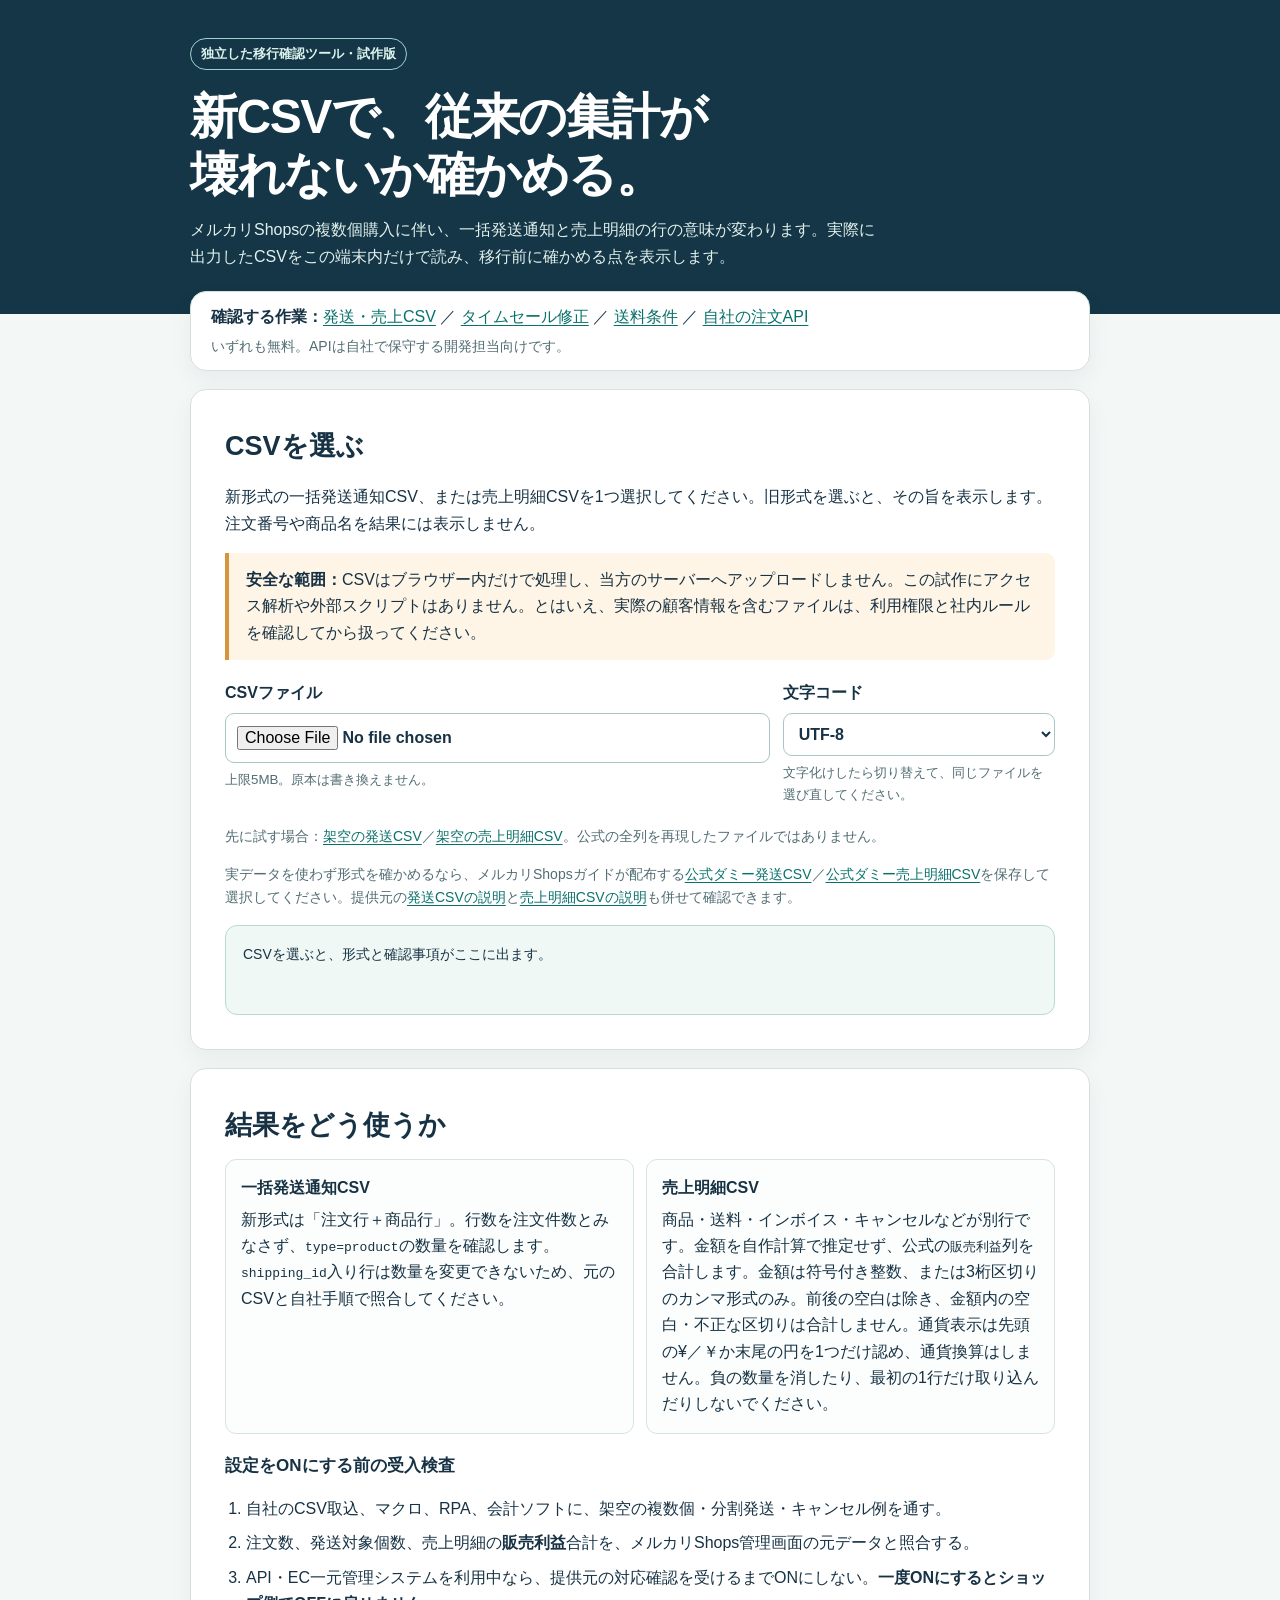
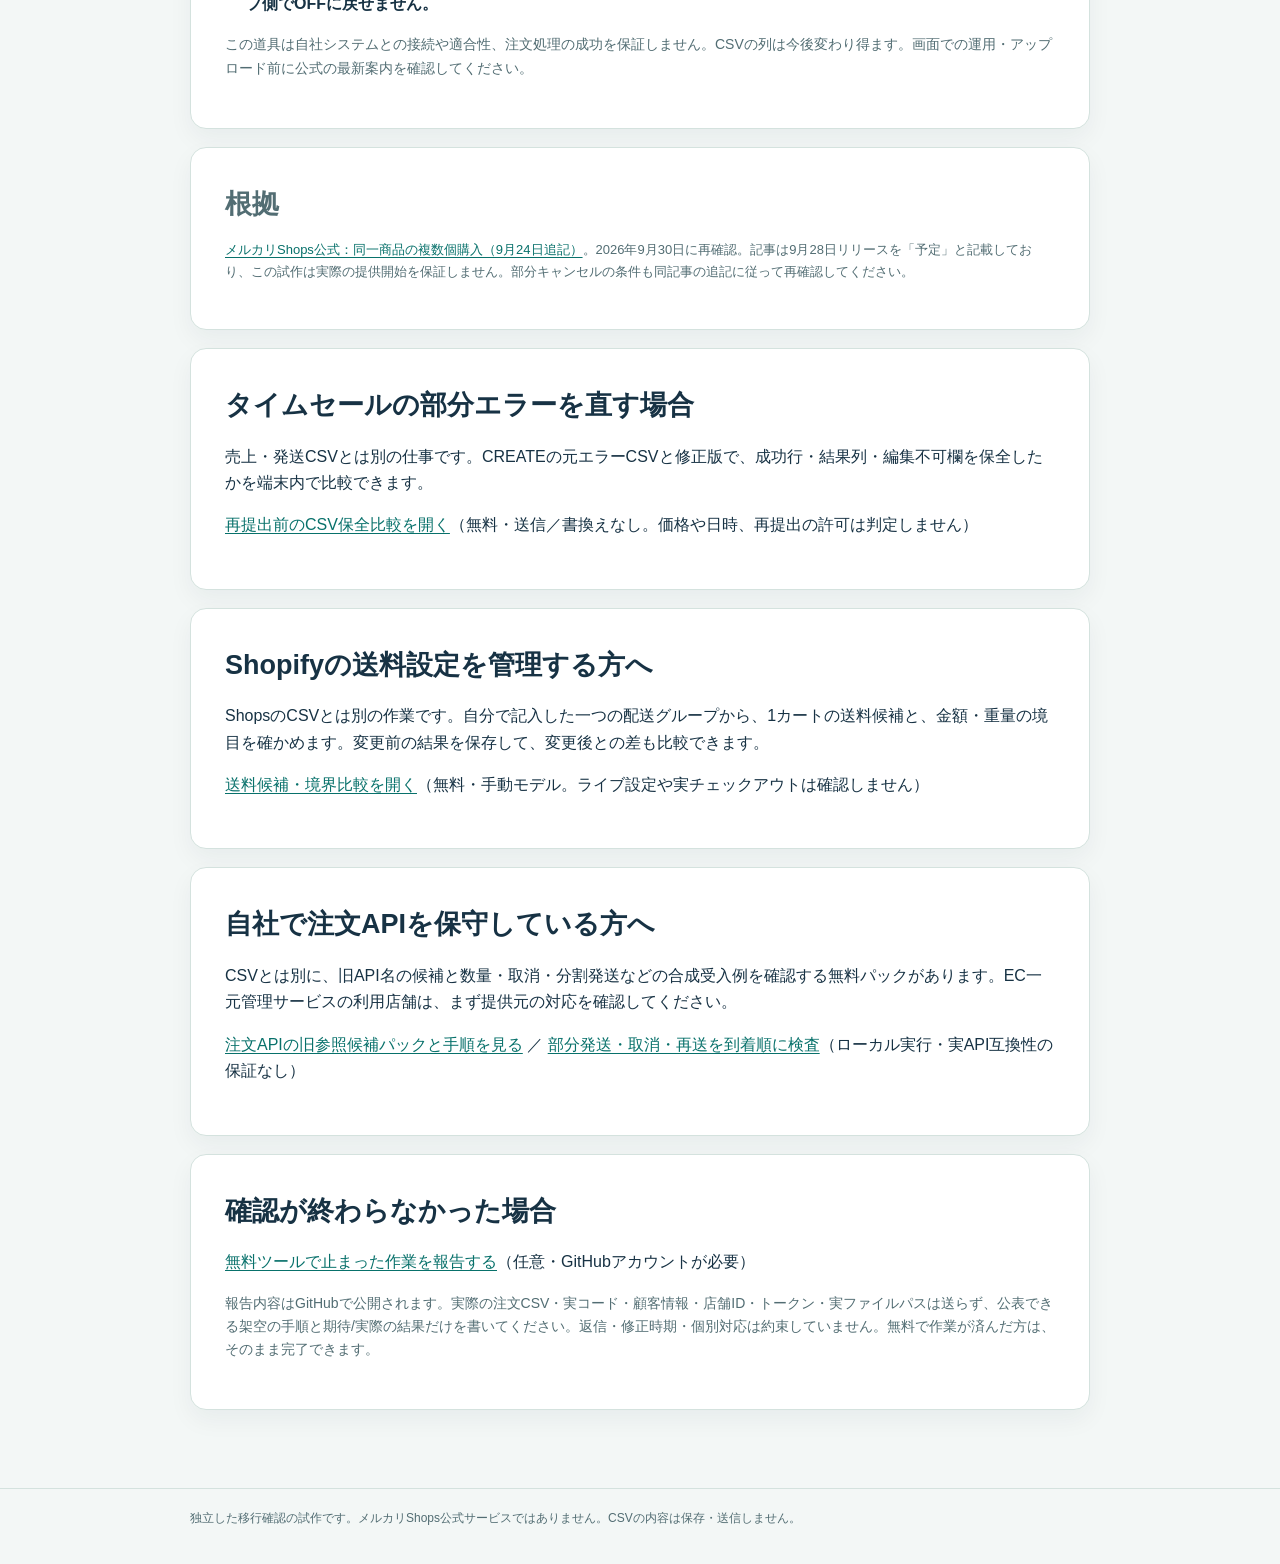
<file: index.html>
<!doctype html>
<html lang="ja">
<head>
  <meta charset="utf-8">
  <meta name="viewport" content="width=device-width,initial-scale=1">
  <meta name="description" content="メルカリShopsの複数個購入に伴う一括発送通知・売上明細CSVを、ブラウザー内だけで点検。行数と注文件数、数量、販売利益列の違いを確認します。">
  <meta name="google-site-verification" content="xKikV9wQF_xmwd3n7Kx4e-9A_dVvAwl5gHHgCx1C2TU">
  <link rel="canonical" href="https://tomoka-uzumaki-ai.github.io/shops-csv-readiness-jp/">
  <title>メルカリShops CSV移行の手元確認｜複数個購入</title>
  <style>
    :root{font-family:-apple-system,BlinkMacSystemFont,"Hiragino Kaku Gothic ProN","Noto Sans JP",sans-serif;color:#173244;background:#f3f7f6;line-height:1.65}
    *{box-sizing:border-box}body{margin:0}a{color:#08716b;text-underline-offset:3px}button,input,select{font:inherit}button:focus-visible,input:focus-visible,select:focus-visible,a:focus-visible{outline:3px solid #eaa258;outline-offset:3px}
    .wrap{width:min(100% - 32px,900px);margin:auto}.top{background:#143646;color:#fff;padding:38px 0 44px}.top small{display:inline-block;border:1px solid #9fd2ce;border-radius:40px;padding:4px 10px;color:#dcf3ed;font-weight:700}.top h1{font-size:clamp(29px,5.5vw,48px);line-height:1.2;letter-spacing:-.03em;margin:18px 0 14px}.top p{max-width:690px;margin:0;color:#e3f1ee}.main{margin-top:-23px;position:relative;padding-bottom:60px}.panel{background:#fff;border:1px solid #d4e2de;border-radius:16px;padding:clamp(20px,4vw,34px);margin-bottom:18px;box-shadow:0 10px 25px rgba(16,49,57,.05)}h2{font-size:clamp(21px,3vw,27px);margin:0 0 12px}h3{font-size:17px;margin:18px 0 6px}.muted{color:#526d73;font-size:14px}.callout{background:#fff5e6;border-left:4px solid #d6943d;padding:14px 17px;border-radius:0 9px 9px 0;margin:15px 0}.fields{display:grid;grid-template-columns:2fr 1fr;gap:13px;margin:20px 0}.field{display:block;font-weight:700}.field input,.field select{display:block;width:100%;padding:11px;margin-top:6px;border:1px solid #a8c7c4;border-radius:9px;background:#fff;color:#173244}.field small{display:block;font-weight:400;color:#526d73;margin-top:6px}.result{background:#eff8f5;border:1px solid #b9dacf;border-radius:12px;padding:17px;margin-top:16px;min-height:90px}.result pre{white-space:pre-wrap;overflow-wrap:anywhere;font:14px/1.65 -apple-system,BlinkMacSystemFont,"Hiragino Kaku Gothic ProN","Noto Sans JP",sans-serif;margin:0}.legend{display:grid;grid-template-columns:1fr 1fr;gap:12px}.legend div{border:1px solid #d7e4e1;border-radius:11px;padding:15px;background:#fcfefd}.legend b{display:block;margin-bottom:5px}.check{padding-left:21px}.check li{margin:8px 0}.sources{font-size:13px;color:#526d73}.footer{border-top:1px solid #d4e2de;padding:20px 0 35px;font-size:12px;color:#526d73}@media(max-width:620px){.fields,.legend{grid-template-columns:1fr}.top{padding:32px 0 40px}}
  </style>
</head>
<body>
  <header class="top"><div class="wrap"><small>独立した移行確認ツール・試作版</small><h1>新CSVで、従来の集計が<br>壊れないか確かめる。</h1><p>メルカリShopsの複数個購入に伴い、一括発送通知と売上明細の行の意味が変わります。実際に出力したCSVをこの端末内だけで読み、移行前に確かめる点を表示します。</p></div></header>
  <main class="wrap main">
    <nav class="panel" style="padding:12px 20px" aria-label="確認する作業">
      <p style="margin:0"><strong>確認する作業：</strong><a href="#audit-title">発送・売上CSV</a> ／ <a href="timesale-retry/">タイムセール修正</a> ／ <a href="shipping-rules/">送料条件</a> ／ <a href="order-api-audit/">自社の注文API</a></p>
      <p class="muted" style="margin:.3em 0 0">いずれも無料。APIは自社で保守する開発担当向けです。</p>
    </nav>
    <section class="panel" aria-labelledby="audit-title">
      <h2 id="audit-title">CSVを選ぶ</h2>
      <p>新形式の一括発送通知CSV、または売上明細CSVを1つ選択してください。旧形式を選ぶと、その旨を表示します。注文番号や商品名を結果には表示しません。</p>
      <div class="callout"><strong>安全な範囲：</strong>CSVはブラウザー内だけで処理し、当方のサーバーへアップロードしません。この試作にアクセス解析や外部スクリプトはありません。とはいえ、実際の顧客情報を含むファイルは、利用権限と社内ルールを確認してから扱ってください。</div>
      <div class="fields">
        <label class="field">CSVファイル<input id="file" type="file" accept=".csv,text/csv"><small>上限5MB。原本は書き換えません。</small></label>
        <label class="field">文字コード<select id="encoding"><option value="utf-8">UTF-8</option><option value="shift_jis">Shift-JIS</option></select><small>文字化けしたら切り替えて、同じファイルを選び直してください。</small></label>
      </div>
      <p class="muted">先に試す場合：<a href="./sample_shipping_fictional.csv" download>架空の発送CSV</a>／<a href="./sample_sales_fictional.csv" download>架空の売上明細CSV</a>。公式の全列を再現したファイルではありません。</p>
      <p class="muted">実データを使わず形式を確かめるなら、メルカリShopsガイドが配布する<a href="https://guide.mercari-shops-static.com/orders_update_cart.csv" target="_blank" rel="noopener noreferrer">公式ダミー発送CSV</a>／<a href="https://guide.mercari-shops-static.com/sales_report_cart.csv" target="_blank" rel="noopener noreferrer">公式ダミー売上明細CSV</a>を保存して選択してください。提供元の<a href="https://support.mercari-shops.com/hc/ja/articles/13223187941913" target="_blank" rel="noopener noreferrer">発送CSVの説明</a>と<a href="https://support.mercari-shops.com/hc/ja/articles/4417485760537" target="_blank" rel="noopener noreferrer">売上明細CSVの説明</a>も併せて確認できます。</p>
      <div class="result" role="status" aria-live="polite"><pre id="report">CSVを選ぶと、形式と確認事項がここに出ます。</pre></div>
    </section>
    <section class="panel" aria-labelledby="meaning-title">
      <h2 id="meaning-title">結果をどう使うか</h2>
      <div class="legend">
        <div><b>一括発送通知CSV</b><span>新形式は「注文行＋商品行」。行数を注文件数とみなさず、<code>type=product</code>の数量を確認します。<code>shipping_id</code>入り行は数量を変更できないため、元のCSVと自社手順で照合してください。</span></div>
        <div><b>売上明細CSV</b><span>商品・送料・インボイス・キャンセルなどが別行です。金額を自作計算で推定せず、公式の<code>販売利益</code>列を合計します。金額は符号付き整数、または3桁区切りのカンマ形式のみ。前後の空白は除き、金額内の空白・不正な区切りは合計しません。通貨表示は先頭の¥／￥か末尾の円を1つだけ認め、通貨換算はしません。負の数量を消したり、最初の1行だけ取り込んだりしないでください。</span></div>
      </div>
      <h3>設定をONにする前の受入検査</h3>
      <ol class="check">
        <li>自社のCSV取込、マクロ、RPA、会計ソフトに、架空の複数個・分割発送・キャンセル例を通す。</li>
        <li>注文数、発送対象個数、売上明細の<strong>販売利益</strong>合計を、メルカリShops管理画面の元データと照合する。</li>
        <li>API・EC一元管理システムを利用中なら、提供元の対応確認を受けるまでONにしない。<strong>一度ONにするとショップ側でOFFに戻せません。</strong></li>
      </ol>
      <p class="muted">この道具は自社システムとの接続や適合性、注文処理の成功を保証しません。CSVの列は今後変わり得ます。画面での運用・アップロード前に公式の最新案内を確認してください。</p>
    </section>
    <section class="panel sources"><h2>根拠</h2><p><a href="https://jp-news.mercari.com/mercari-shops/info/53548" target="_blank" rel="noopener">メルカリShops公式：同一商品の複数個購入（9月24日追記）</a>。2026年9月30日に再確認。記事は9月28日リリースを「予定」と記載しており、この試作は実際の提供開始を保証しません。部分キャンセルの条件も同記事の追記に従って再確認してください。</p></section>
    <section class="panel"><h2>タイムセールの部分エラーを直す場合</h2><p>売上・発送CSVとは別の仕事です。CREATEの元エラーCSVと修正版で、成功行・結果列・編集不可欄を保全したかを端末内で比較できます。</p><p><a href="timesale-retry/">再提出前のCSV保全比較を開く</a>（無料・送信／書換えなし。価格や日時、再提出の許可は判定しません）</p></section>
    <section class="panel"><h2>Shopifyの送料設定を管理する方へ</h2><p>ShopsのCSVとは別の作業です。自分で記入した一つの配送グループから、1カートの送料候補と、金額・重量の境目を確かめます。変更前の結果を保存して、変更後との差も比較できます。</p><p><a href="shipping-rules/">送料候補・境界比較を開く</a>（無料・手動モデル。ライブ設定や実チェックアウトは確認しません）</p></section><section class="panel"><h2>自社で注文APIを保守している方へ</h2><p>CSVとは別に、旧API名の候補と数量・取消・分割発送などの合成受入例を確認する無料パックがあります。EC一元管理サービスの利用店舗は、まず提供元の対応を確認してください。</p><p><a href="order-api-audit/">注文APIの旧参照候補パックと手順を見る</a> ／ <a href="order-api-audit/event-replay/">部分発送・取消・再送を到着順に検査</a>（ローカル実行・実API互換性の保証なし）</p></section>
    <section class="panel"><h2>確認が終わらなかった場合</h2><p><a href="https://github.com/tomoka-uzumaki-ai/shops-csv-readiness-jp/issues/new?template=buyer-workflow.md">無料ツールで止まった作業を報告する</a>（任意・GitHubアカウントが必要）</p><p class="muted">報告内容はGitHubで公開されます。実際の注文CSV・実コード・顧客情報・店舗ID・トークン・実ファイルパスは送らず、公表できる架空の手順と期待/実際の結果だけを書いてください。返信・修正時期・個別対応は約束していません。無料で作業が済んだ方は、そのまま完了できます。</p></section>
  </main>
  <footer class="footer"><div class="wrap">独立した移行確認の試作です。メルカリShops公式サービスではありません。CSVの内容は保存・送信しません。</div></footer>
  <script>
  (()=>{
    const report=document.getElementById('report');
    const fileInput=document.getElementById('file');
    const encoding=document.getElementById('encoding');
    function parseCsv(text){
      const rows=[];let row=[],cell='',quoted=false,closedQuote=false;
      text=text.replace(/^\uFEFF/,'');
      for(let i=0;i<text.length;i++){
        const c=text[i];
        if(quoted){if(c==='"'){if(text[i+1]==='"'){cell+='"';i++;}else{quoted=false;closedQuote=true;}}else cell+=c;continue;}
        if(closedQuote && c!==',' && c!=='\r' && c!=='\n')throw new Error('引用符の後に余分な文字があります。CSV原本の形式を確認してください。');
        if(c==='"'){if(cell!=='')throw new Error('値の途中に引用符があります。CSV原本の形式を確認してください。');quoted=true;continue;}
        if(c===','){row.push(cell);cell='';closedQuote=false;continue;}
        if(c==='\r'||c==='\n'){if(c==='\r'&&text[i+1]==='\n')i++;row.push(cell);if(row.some(value=>value!==''))rows.push(row);row=[];cell='';closedQuote=false;continue;}
        cell+=c;
      }
      if(quoted)throw new Error('引用符が閉じていません。CSV原本の形式を確認してください。');
      row.push(cell);if(row.some(value=>value!==''))rows.push(row);
      return rows;
    }
    // Plain signed integers or correctly grouped commas; one optional JPY marker.
    function parseJPY(value){
      if(typeof value!=='string')return null;
      const s=value.trim();
      const match=s.match(/^(?:[¥￥])?([+-]?(?:\d+|\d{1,3}(?:,\d{3})+))(円)?$/);
      if(!match||(/^[¥￥]/.test(s)&&match[2]))return null;
      const n=Number(match[1].replace(/,/g,''));return Number.isSafeInteger(n)?n:null;
    }
    function analyze(rows){
      if(rows.length<2)return '見出しとデータ行があるCSVを選んでください。';
      const headers=rows[0].map(x=>x.trim());
      const data=rows.slice(1);
      const duplicateHeaders=[...new Set(headers.filter((name,i)=>name&&headers.indexOf(name)!==i))];
      const firstBadWidth=data.findIndex(row=>row.length!==headers.length);
      if(headers.some(name=>name==='')||duplicateHeaders.length||firstBadWidth!==-1){
        const problems=[];
        if(headers.some(name=>name===''))problems.push('見出しに空欄があります。');
        if(duplicateHeaders.length)problems.push(`同じ列名が複数あります：${duplicateHeaders.join('、')}。`);
        if(firstBadWidth!==-1)problems.push(`${firstBadWidth+2}行目は見出し${headers.length}列に対して${data[firstBadWidth].length}列です。`);
        return `CSVの列構造を確認してください。\n${problems.join('\n')}\n誤った列の集計を避けるため、このファイルの数値判定は行いません。CSV原本と文字コードを確認してください。`;
      }
      const index=Object.fromEntries(headers.map((name,i)=>[name,i]));
      const has=name=>Object.hasOwn(index,name);
      const get=(row,name)=>has(name)?String(row[index[name]]??'').trim():'';
      const lines=[];
      if(headers.some(x=>x.includes('\uFFFD')))lines.push('文字化けの可能性があります。文字コードを切り替えて再選択してください。');
      if(has('type')&&has('order_id')){
        const required=['type','order_id','variant_id','quantity'];
        const missing=required.filter(x=>!has(x));
        const product=data.filter(row=>get(row,'type')==='product');
        const order=data.filter(row=>get(row,'type')==='order');
        const orders=new Set(data.map(row=>get(row,'order_id')).filter(Boolean));
        const badQty=product.filter(row=>!/^\d+$/.test(get(row,'quantity'))||Number(get(row,'quantity'))<1).length;
        const missingVariant=product.filter(row=>!get(row,'variant_id')).length;
        const multiQty=product.filter(row=>Number(get(row,'quantity'))>1).length;
        const shippingId=has('shipping_id')?product.filter(row=>get(row,'shipping_id')).length:null;
        const unknownType=data.filter(row=>!['order','product'].includes(get(row,'type'))).length;
        lines.push('形式：新しい一括発送通知CSVの候補');
        lines.push(`データ行 ${data.length}／注文行 ${order.length}／商品行 ${product.length}／異なる注文番号 ${orders.size}`);
        lines.push(`数量が2以上の商品行 ${multiQty}／数量が空欄・整数1以上でない商品行 ${badQty}`);
        if(shippingId!==null)lines.push(`shipping_id入りの商品行 ${shippingId}：元の数量・商品を変更していないか、原本と照合してください。`);
        if(missing.length)lines.push(`要確認：公式が必須とする列が見当たりません：${missing.join('、')}`);
        if(missingVariant)lines.push(`要確認：variant_id空欄の商品行が${missingVariant}行あります。`);
        if(unknownType)lines.push(`要確認：order/product以外のtypeが${unknownType}行あります。仕様を確認してください。`);
        if(orders.size>1000)lines.push('要確認：異なる注文番号が1,000件を超えます。一括アップロード上限は1,000注文です。');
        if(data.length>orders.size)lines.push('重要：行数は注文件数ではありません。既存の取込が「1行＝1注文」なら修正が必要です。');
        lines.push('この判定は列と件数の点検です。実際の発送可否・連携先の対応は判定できません。');
      }else if(['明細種別','注文番号','明細番号'].some(has)){
        const required=['明細種別','注文番号','明細番号','販売利益'];
        const missing=required.filter(x=>!has(x));
        const orders=new Set(data.map(row=>get(row,'注文番号')).filter(Boolean));
        const details=new Set(data.map(row=>get(row,'明細番号')).filter(Boolean));
        const invoice=data.filter(row=>get(row,'明細種別').includes('インボイス')).length;
        const cancel=data.filter(row=>get(row,'明細種別').includes('キャンセル')).length;
        const negativeQuantity=has('数量')?data.filter(row=>/^\s*-/.test(get(row,'数量'))).length:null;
        lines.push('形式：新しい売上明細CSVの候補');
        lines.push(`データ行 ${data.length}／異なる注文番号 ${orders.size}／異なる明細番号 ${details.size}`);
        lines.push(`インボイス行 ${invoice}／キャンセル関連行 ${cancel}${negativeQuantity===null?'':`／数量が負の行 ${negativeQuantity}`}`);
        if(missing.length)lines.push(`要確認：集計に必要な列が見当たりません：${missing.join('、')}`);
        if(has('販売利益')){
          const raw=data.map(row=>parseJPY(get(row,'販売利益')));
          const invalid=raw.filter(value=>value===null).length;
          if(invalid)lines.push(`販売利益を合計しません：空欄・整数円でない値・安全に扱えない大きな金額が${invalid}行あります。CSV原本を確認してください。`);
          else {
            const sum=raw.reduce((total,value)=>total+value,0);
            if(!Number.isSafeInteger(sum))lines.push('販売利益を合計しません：合計額が安全に扱える数値範囲を超えました。CSV原本を確認してください。');
            else lines.push(`販売利益列の合計 ${sum.toLocaleString('ja-JP')}円（CSV内の列値の単純合計。受領済み利益や当方の収益ではありません）`);
          }
        }
        if(data.length>orders.size)lines.push('重要：行数は注文件数ではありません。最初の1行だけ取り込む処理は明細を落とします。');
        lines.push('元の管理画面と、注文番号・明細番号ごとの集計を照合してください。');
      }else if(has('order_id')){
        lines.push('形式：type列がない旧形式の一括発送通知CSVの候補');
        lines.push(`データ行 ${data.length}。設定をONにした後は新形式が必要です。旧CSVのままでONにしないでください。`);
      }else{
        lines.push('形式を特定できません。メルカリShopsから出力した対象CSVか、見出し・文字コードを確認してください。');
        lines.push('このファイルを自動変換・アップロードしないでください。');
      }
      return lines.join('\n');
    }
    let readRevision=0;
    async function readSelectedCsv(){
      const current=++readRevision;
      const file=fileInput.files[0];
      const selectedEncoding=encoding.value;
      if(!file){report.textContent='CSVを選ぶと、形式と確認事項がここに出ます。';return;}
      if(file.size>5*1024*1024){report.textContent='5MBを超えるファイルは扱いません。対象期間を分けて出力してください。';return;}
      report.textContent='この端末内で読み取り中…';
      try{
        const raw=await file.arrayBuffer();
        if(current!==readRevision)return;
        const decoded=new TextDecoder(selectedEncoding,{fatal:true}).decode(raw);
        report.textContent=analyze(parseCsv(decoded));
      }catch(error){
        if(current!==readRevision)return;
        report.textContent=`読み取れませんでした：${error.message} 文字コードかCSV形式を確認してください。`;
      }
    }
    fileInput.addEventListener('change',readSelectedCsv);
    encoding.addEventListener('change',readSelectedCsv);
    window.csvAuditForTests={parseCsv,analyze,parseJPY};
  })();
  </script>
</body>
</html>
</file>
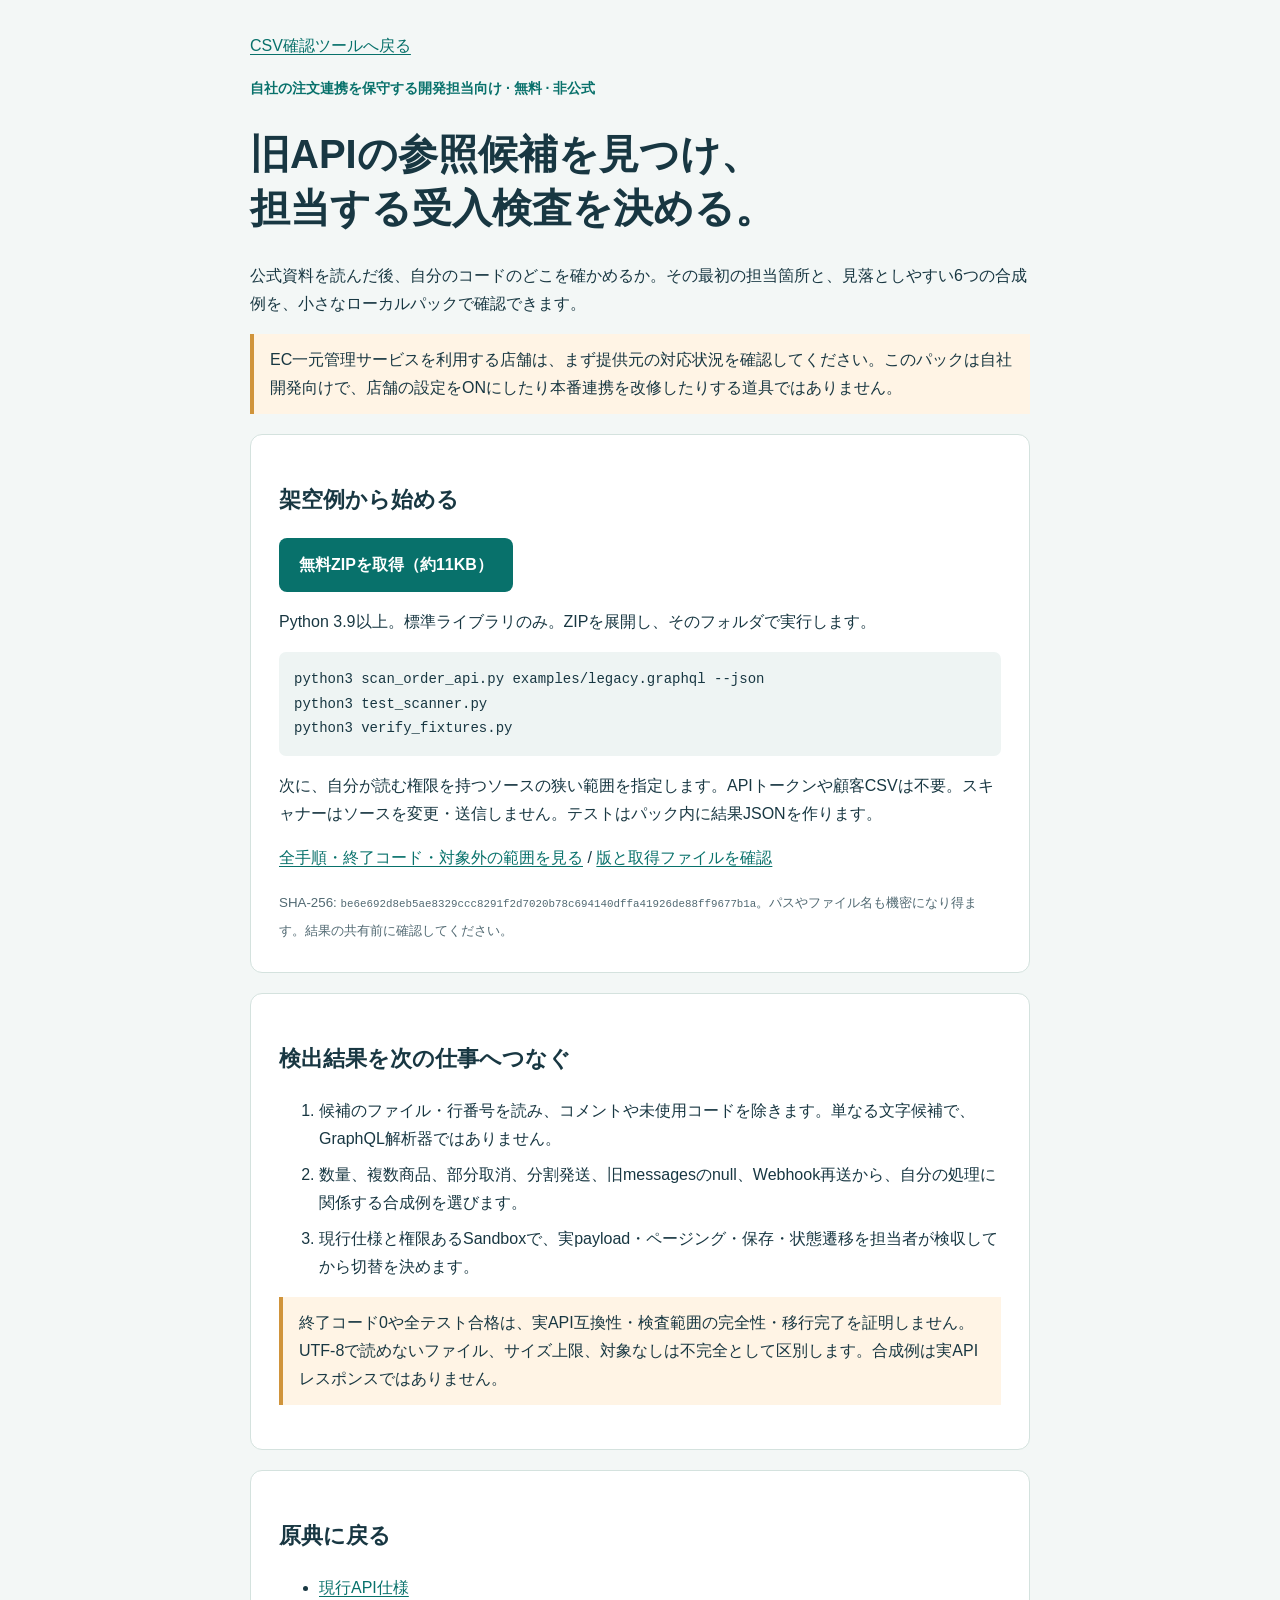
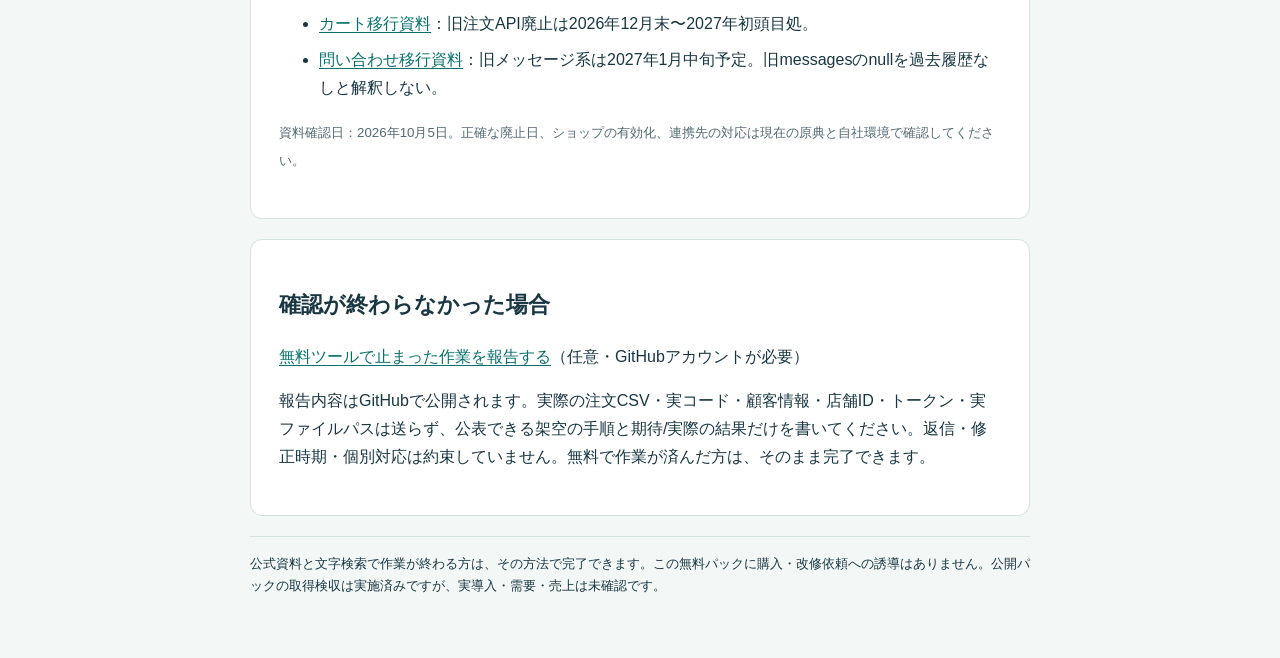
<file: order-api-audit/index.html>
<!doctype html>
<html lang="ja">
<head>
<meta charset="utf-8"><meta name="viewport" content="width=device-width,initial-scale=1">
<title>メルカリShops 注文API移行｜旧参照候補と6つの受入検査</title>
<meta name="description" content="自社で注文連携を保守する開発担当向け。旧API名の候補をローカルで抽出し、数量・取消・分割発送・再送などの合成受入例を確認する無料パック。">
<link rel="canonical" href="https://tomoka-uzumaki-ai.github.io/shops-csv-readiness-jp/order-api-audit/">
<style>
:root{font-family:-apple-system,BlinkMacSystemFont,"Hiragino Kaku Gothic ProN",sans-serif;color:#183742;background:#f3f7f6;line-height:1.75}*{box-sizing:border-box}body{margin:0}main{width:min(100% - 32px,780px);margin:32px auto 60px}h1{font-size:clamp(27px,5vw,40px);line-height:1.35}h2{font-size:22px}a{color:#08716b;text-underline-offset:3px}a:focus-visible{outline:3px solid #dc944a;outline-offset:4px}.tag{font-size:14px;font-weight:700;color:#08716b}.card{background:white;border:1px solid #d4e2de;border-radius:12px;padding:clamp(18px,4vw,28px);margin:20px 0}.button{display:inline-block;background:#08716b;color:white;font-weight:700;padding:13px 20px;border-radius:8px;text-decoration:none}.note{background:#fff4e5;border-left:4px solid #d0943b;padding:12px 16px}pre{white-space:pre-wrap;overflow-wrap:anywhere;background:#eef4f3;padding:15px;border-radius:7px;font-size:14px}code{overflow-wrap:anywhere}li{margin:8px 0}small{color:#526a73}footer{border-top:1px solid #d4e2de;padding-top:16px;font-size:13px}
</style>
</head><body><main>
<p><a href="../">CSV確認ツールへ戻る</a></p>
<p class="tag">自社の注文連携を保守する開発担当向け · 無料 · 非公式</p>
<h1>旧APIの参照候補を見つけ、<br>担当する受入検査を決める。</h1>
<p>公式資料を読んだ後、自分のコードのどこを確かめるか。その最初の担当箇所と、見落としやすい6つの合成例を、小さなローカルパックで確認できます。</p>
<p class="note">EC一元管理サービスを利用する店舗は、まず提供元の対応状況を確認してください。このパックは自社開発向けで、店舗の設定をONにしたり本番連携を改修したりする道具ではありません。</p>
<section class="card"><h2>架空例から始める</h2>
<p><a class="button" href="https://github.com/tomoka-uzumaki-ai/shops-csv-readiness-jp/releases/download/x4-source-audit-v0.1.0/mercari-order-api-candidates-v0.1.0.zip">無料ZIPを取得（約11KB）</a></p>
<p>Python 3.9以上。標準ライブラリのみ。ZIPを展開し、そのフォルダで実行します。</p>
<pre><code>python3 scan_order_api.py examples/legacy.graphql --json
python3 test_scanner.py
python3 verify_fixtures.py</code></pre>
<p>次に、自分が読む権限を持つソースの狭い範囲を指定します。APIトークンや顧客CSVは不要。スキャナーはソースを変更・送信しません。テストはパック内に結果JSONを作ります。</p>
<p><a href="https://github.com/tomoka-uzumaki-ai/shops-csv-readiness-jp/blob/x4-source-audit-v0.1.0/order-api-audit/README.md">全手順・終了コード・対象外の範囲を見る</a> / <a href="https://github.com/tomoka-uzumaki-ai/shops-csv-readiness-jp/releases/tag/x4-source-audit-v0.1.0">版と取得ファイルを確認</a></p>
<small>SHA-256: <code>be6e692d8eb5ae8329ccc8291f2d7020b78c694140dffa41926de88ff9677b1a</code>。パスやファイル名も機密になり得ます。結果の共有前に確認してください。</small>
</section>
<section class="card"><h2>検出結果を次の仕事へつなぐ</h2><ol>
<li>候補のファイル・行番号を読み、コメントや未使用コードを除きます。単なる文字候補で、GraphQL解析器ではありません。</li>
<li>数量、複数商品、部分取消、分割発送、旧messagesのnull、Webhook再送から、自分の処理に関係する合成例を選びます。</li>
<li>現行仕様と権限あるSandboxで、実payload・ページング・保存・状態遷移を担当者が検収してから切替を決めます。</li>
</ol><p class="note">終了コード0や全テスト合格は、実API互換性・検査範囲の完全性・移行完了を証明しません。UTF-8で読めないファイル、サイズ上限、対象なしは不完全として区別します。合成例は実APIレスポンスではありません。</p></section>
<section class="card"><h2>原典に戻る</h2><ul>
<li><a href="https://api.mercari-shops.com/docs/index.html">現行API仕様</a></li>
<li><a href="https://api.mercari-shops.com/docs/mercari-shops-api-cart-G8Ko5urichtHGSZy6ayAx3.pdf">カート移行資料</a>：旧注文API廃止は2026年12月末〜2027年初頭目処。</li>
<li><a href="https://api.mercari-shops.com/docs/mercari-shops-api-inquiry-2026073001.html">問い合わせ移行資料</a>：旧メッセージ系は2027年1月中旬予定。旧messagesのnullを過去履歴なしと解釈しない。</li>
</ul><p><small>資料確認日：2026年10月5日。正確な廃止日、ショップの有効化、連携先の対応は現在の原典と自社環境で確認してください。</small></p></section>
<section class="card"><h2>確認が終わらなかった場合</h2><p><a href="https://github.com/tomoka-uzumaki-ai/shops-csv-readiness-jp/issues/new?template=buyer-workflow.md">無料ツールで止まった作業を報告する</a>（任意・GitHubアカウントが必要）</p><p class="muted">報告内容はGitHubで公開されます。実際の注文CSV・実コード・顧客情報・店舗ID・トークン・実ファイルパスは送らず、公表できる架空の手順と期待/実際の結果だけを書いてください。返信・修正時期・個別対応は約束していません。無料で作業が済んだ方は、そのまま完了できます。</p></section><footer>公式資料と文字検索で作業が終わる方は、その方法で完了できます。この無料パックに購入・改修依頼への誘導はありません。公開パックの取得検収は実施済みですが、実導入・需要・売上は未確認です。</footer>
</main></body></html>
</file>
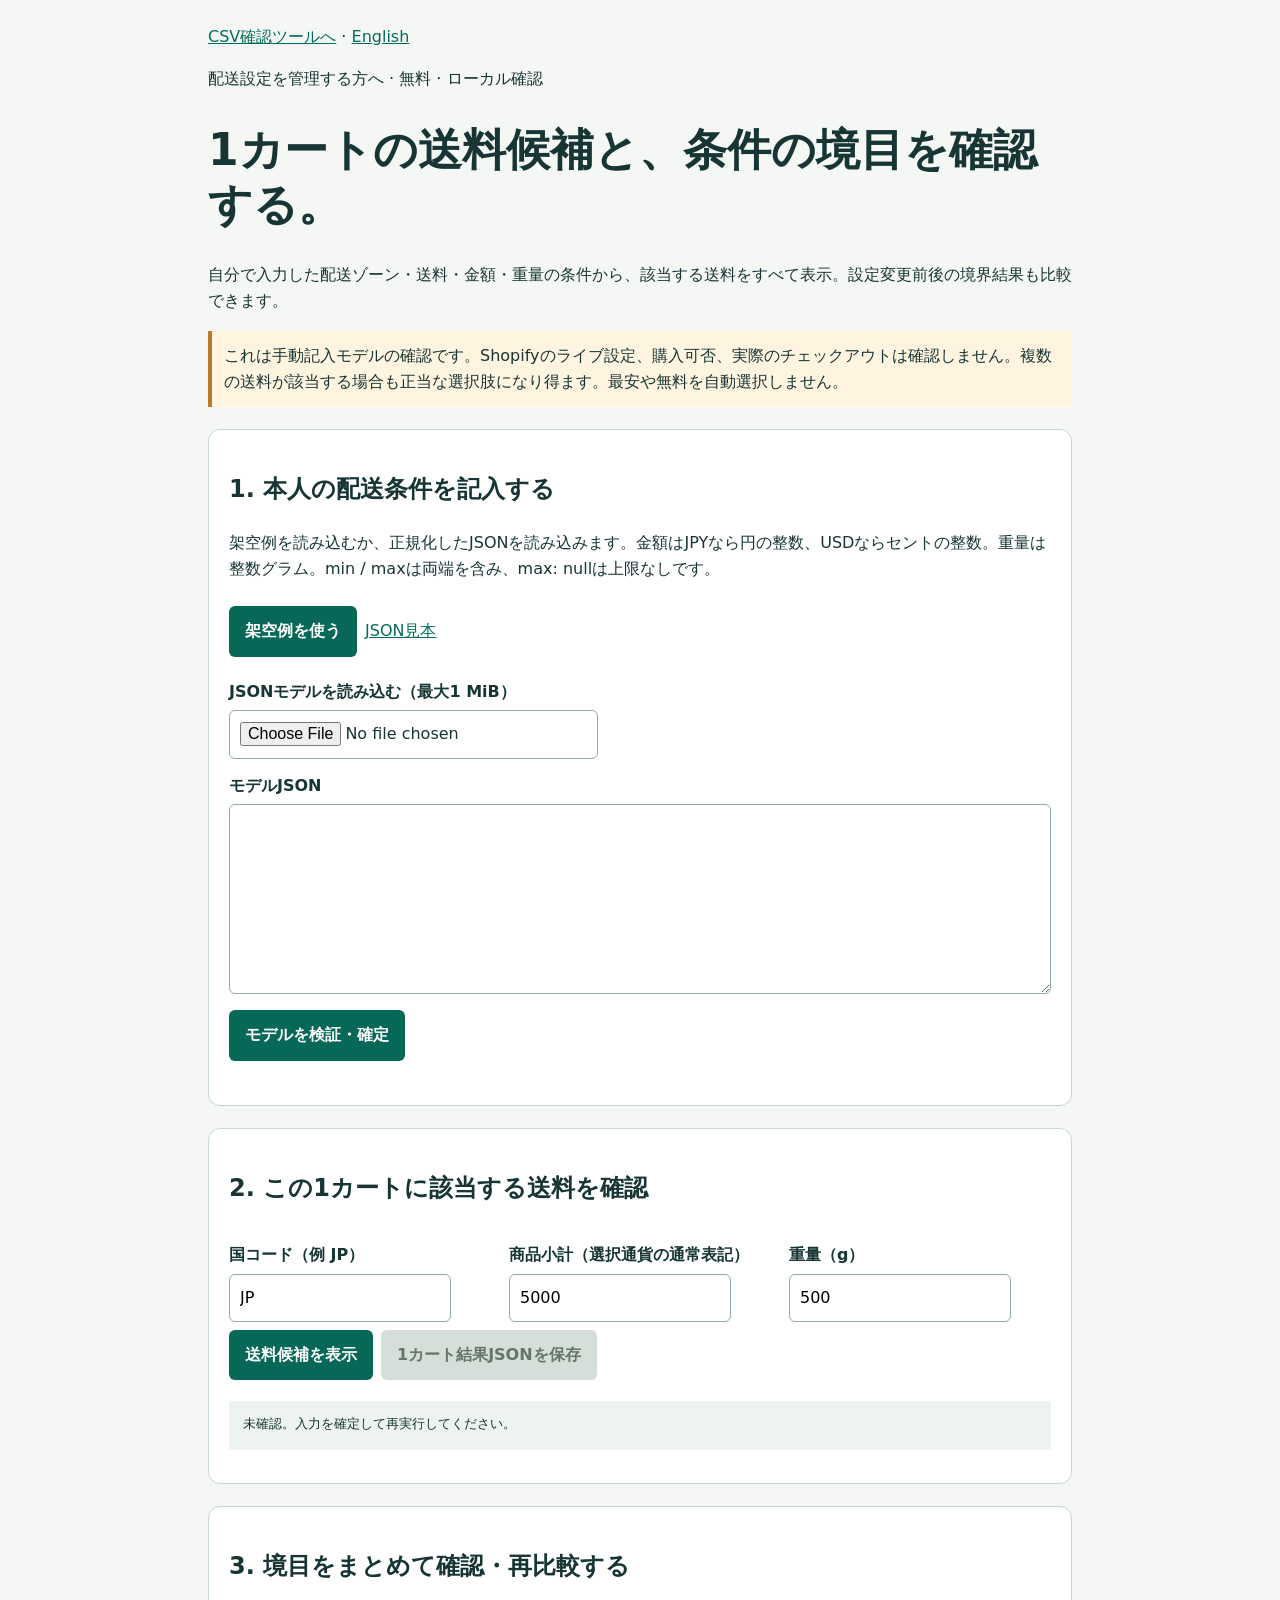
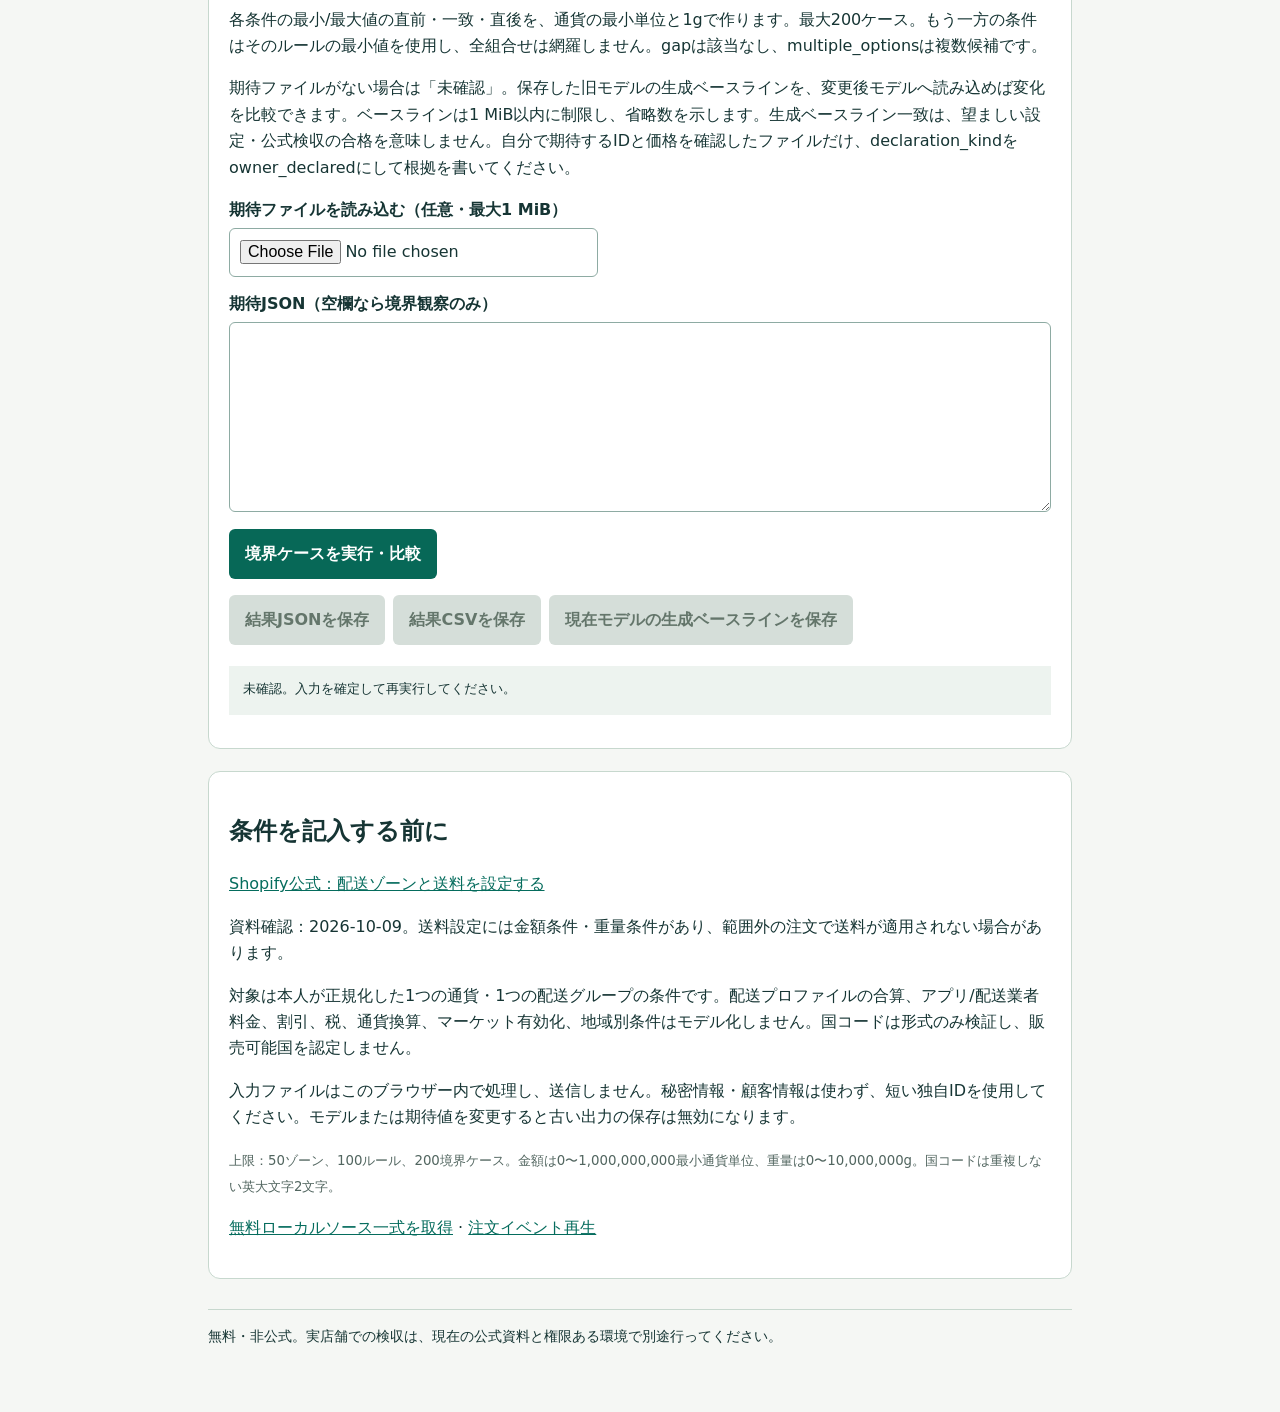
<file: shipping-rules/index.html>
<!doctype html><html lang="ja"><head><meta charset="utf-8"><meta name="viewport" content="width=device-width,initial-scale=1"><title>送料条件を確かめる</title><meta name="description" content="自分で入力した配送ゾーン・送料・金額・重量の条件から、該当する送料をすべて表示。設定変更前後の境界結果も比較できます。"><link rel="stylesheet" href="style.css"></head><body><main>
<nav><a href="../">CSV確認ツールへ</a> · <a href="english.html">English</a></nav><p>配送設定を管理する方へ · 無料 · ローカル確認</p><h1>1カートの送料候補と、条件の境目を確認する。</h1><p>自分で入力した配送ゾーン・送料・金額・重量の条件から、該当する送料をすべて表示。設定変更前後の境界結果も比較できます。</p><p class="note">これは手動記入モデルの確認です。Shopifyのライブ設定、購入可否、実際のチェックアウトは確認しません。複数の送料が該当する場合も正当な選択肢になり得ます。最安や無料を自動選択しません。</p>
<section><h2>1. 本人の配送条件を記入する</h2><p>架空例を読み込むか、正規化したJSONを読み込みます。金額はJPYなら円の整数、USDならセントの整数。重量は整数グラム。min / maxは両端を含み、max: nullは上限なしです。</p><button id="sample">架空例を使う</button><a href="sample.json" download>JSON見本</a><label for="model-file">JSONモデルを読み込む（最大1 MiB）</label><input id="model-file" type="file" accept=".json,application/json"><label for="model">モデルJSON</label><textarea id="model" spellcheck="false"></textarea><button id="validate">モデルを検証・確定</button><p id="model-status" role="status"></p></section>
<section><h2>2. この1カートに該当する送料を確認</h2><div class="fields"><div><label for="country">国コード（例 JP）</label><input id="country" value="JP" maxlength="2"></div><div><label for="subtotal">商品小計（選択通貨の通常表記）</label><input id="subtotal" value="5000" inputmode="decimal"></div><div><label for="weight">重量（g）</label><input id="weight" value="500" inputmode="numeric"></div></div><button id="check">送料候補を表示</button><button id="save-cart" disabled>1カート結果JSONを保存</button><pre id="single-output" role="status"></pre></section>
<section><h2>3. 境目をまとめて確認・再比較する</h2><p>各条件の最小/最大値の直前・一致・直後を、通貨の最小単位と1gで作ります。最大200ケース。もう一方の条件はそのルールの最小値を使用し、全組合せは網羅しません。gapは該当なし、multiple_optionsは複数候補です。</p><p>期待ファイルがない場合は「未確認」。保存した旧モデルの生成ベースラインを、変更後モデルへ読み込めば変化を比較できます。ベースラインは1 MiB以内に制限し、省略数を示します。生成ベースライン一致は、望ましい設定・公式検収の合格を意味しません。自分で期待するIDと価格を確認したファイルだけ、declaration_kindをowner_declaredにして根拠を書いてください。</p><label for="expected-file">期待ファイルを読み込む（任意・最大1 MiB）</label><input id="expected-file" type="file" accept=".json,application/json"><label for="expected">期待JSON（空欄なら境界観察のみ）</label><textarea id="expected" spellcheck="false"></textarea><button id="batch">境界ケースを実行・比較</button><div><button id="save-json" disabled>結果JSONを保存</button><button id="save-csv" disabled>結果CSVを保存</button><button id="save-baseline" disabled>現在モデルの生成ベースラインを保存</button></div><pre id="batch-output" role="status"></pre></section>
<section><h2>条件を記入する前に</h2><p><a href="https://help.shopify.com/en/manual/fulfillment/setup/shipping-rates/setting-up-shipping-rates">Shopify公式：配送ゾーンと送料を設定する</a></p><p>資料確認：2026-10-09。送料設定には金額条件・重量条件があり、範囲外の注文で送料が適用されない場合があります。</p><p>対象は本人が正規化した1つの通貨・1つの配送グループの条件です。配送プロファイルの合算、アプリ/配送業者料金、割引、税、通貨換算、マーケット有効化、地域別条件はモデル化しません。国コードは形式のみ検証し、販売可能国を認定しません。</p><p>入力ファイルはこのブラウザー内で処理し、送信しません。秘密情報・顧客情報は使わず、短い独自IDを使用してください。モデルまたは期待値を変更すると古い出力の保存は無効になります。</p><small>上限：50ゾーン、100ルール、200境界ケース。金額は0〜1,000,000,000最小通貨単位、重量は0〜10,000,000g。国コードは重複しない英大文字2文字。</small><p><a href="ec-local-contracts-v1.0.0.zip" download>無料ローカルソース一式を取得</a> · <a href="../order-api-audit/event-replay/index.html">注文イベント再生</a></p></section><footer>無料・非公式。実店舗での検収は、現在の公式資料と権限ある環境で別途行ってください。</footer></main><script src="logic.js"></script><script src="app.js"></script></body></html>
</file>
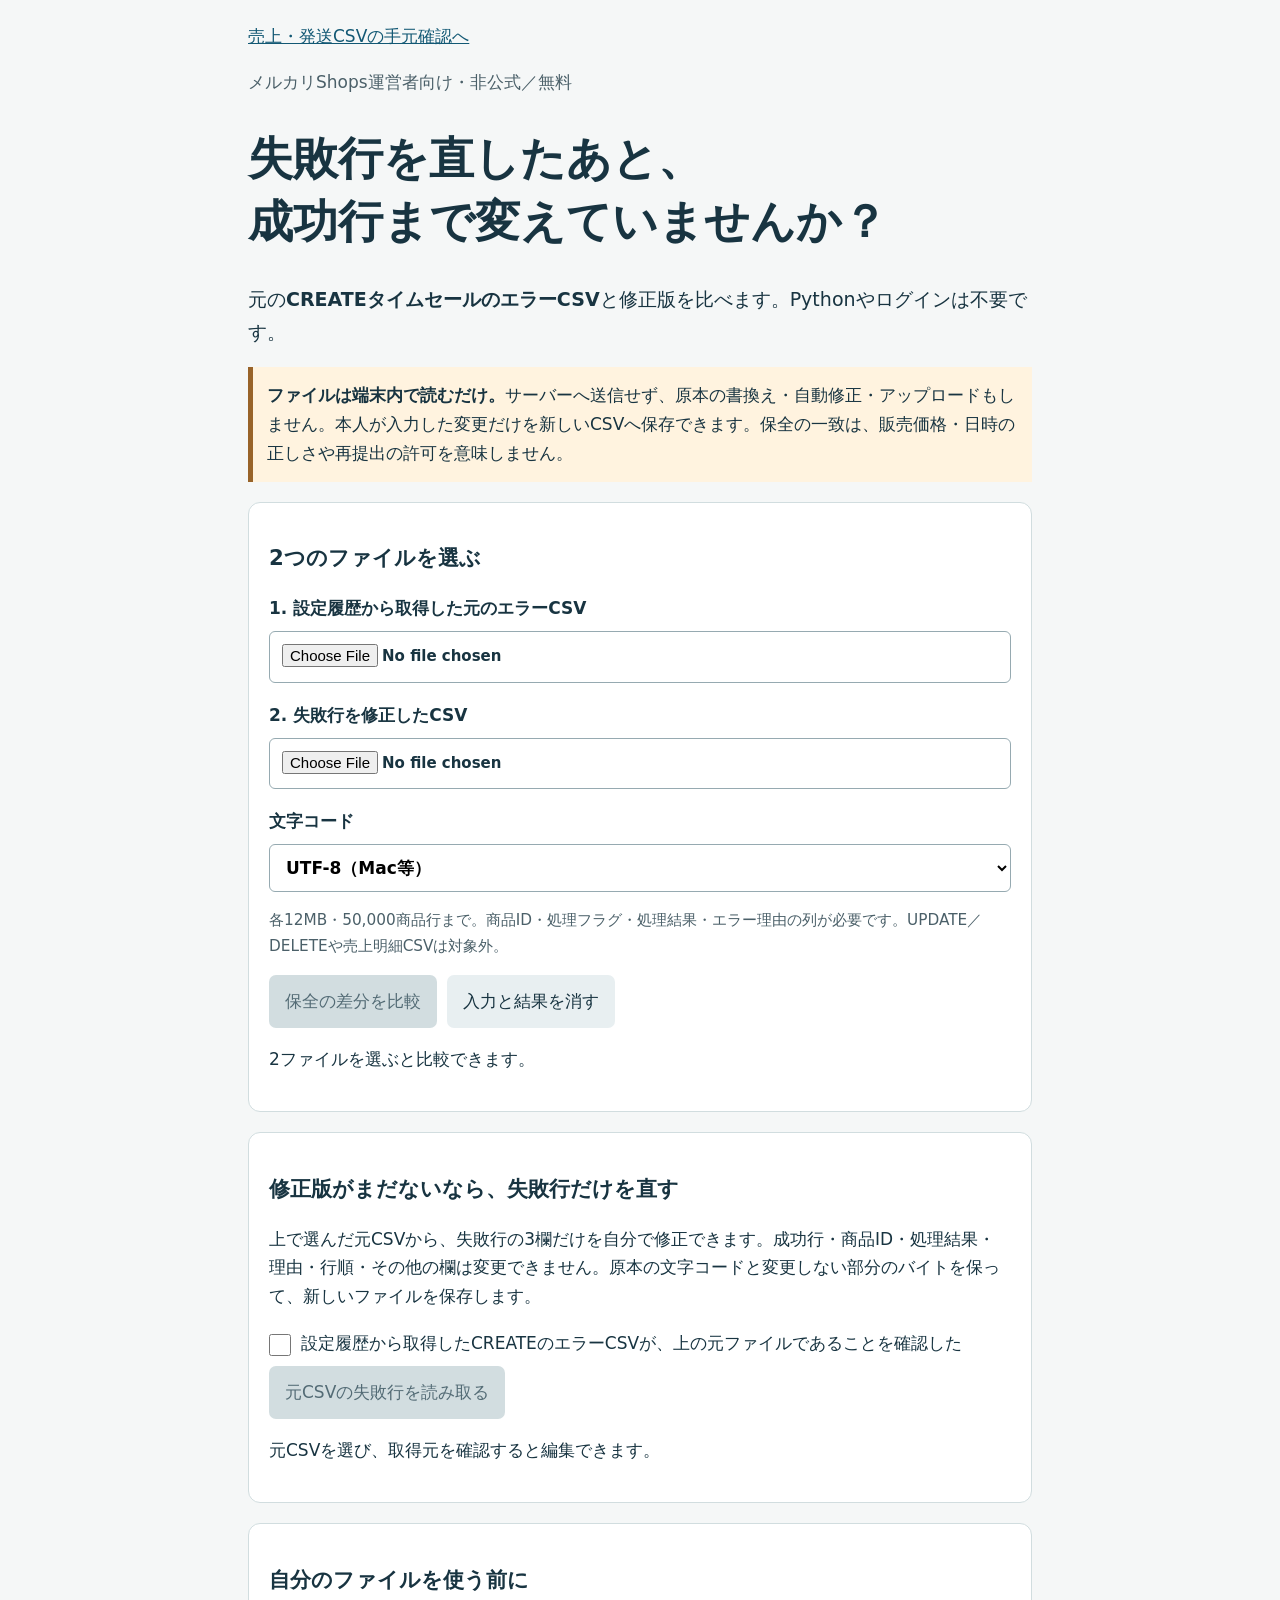
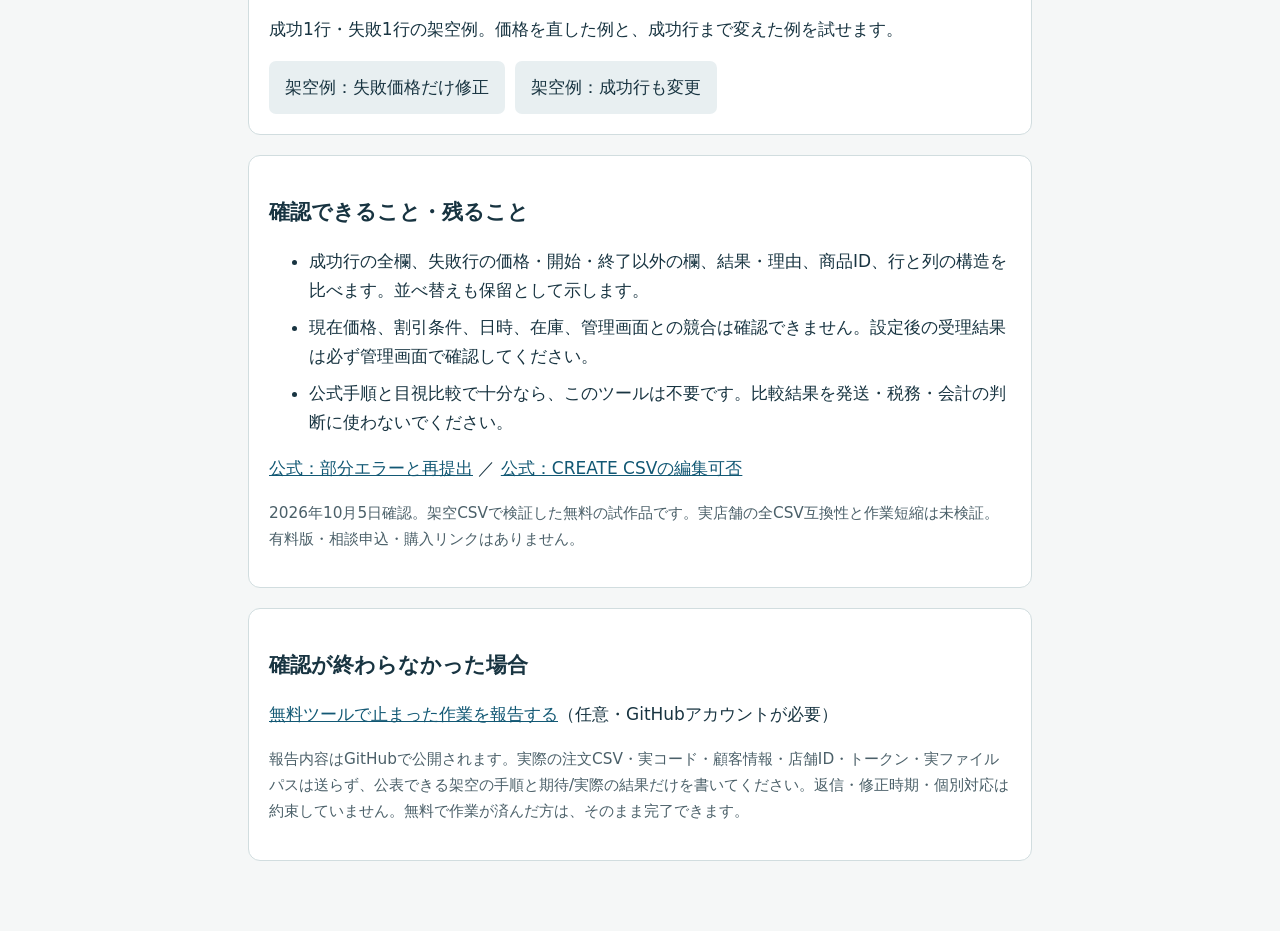
<file: timesale-retry/index.html>
<!doctype html>
<html lang="ja"><head><meta charset="utf-8"><meta name="viewport" content="width=device-width,initial-scale=1">
<meta http-equiv="Content-Security-Policy" content="default-src 'none'; script-src 'self'; style-src 'self'; connect-src 'none'; base-uri 'none'; form-action 'none'">
<meta name="description" content="メルカリShopsのCREATEタイムセール部分エラーCSVと修正版を端末内で比較。成功行・処理結果・編集不可欄の変更を再提出前に点検します。原本の送信・書換えなし。失敗行への明示変更だけを新CSVへ保存できます。">
<link rel="canonical" href="https://tomoka-uzumaki-ai.github.io/shops-csv-readiness-jp/timesale-retry/">
<title>タイムセール部分エラー｜再提出前のCSV保全比較</title><link rel="stylesheet" href="style.css"></head>
<body><main><nav><a href="../">売上・発送CSVの手元確認へ</a></nav><p class="eyebrow">メルカリShops運営者向け・非公式／無料</p>
<h1>失敗行を直したあと、<br>成功行まで変えていませんか？</h1>
<p class="lead">元の<strong>CREATEタイムセールのエラーCSV</strong>と修正版を比べます。Pythonやログインは不要です。</p>
<div class="notice"><strong>ファイルは端末内で読むだけ。</strong>サーバーへ送信せず、原本の書換え・自動修正・アップロードもしません。本人が入力した変更だけを新しいCSVへ保存できます。保全の一致は、販売価格・日時の正しさや再提出の許可を意味しません。</div>
<section class="card"><h2>2つのファイルを選ぶ</h2>
<label for="original">1. 設定履歴から取得した元のエラーCSV<input id="original" type="file" accept=".csv,text/csv"></label>
<label for="edited">2. 失敗行を修正したCSV<input id="edited" type="file" accept=".csv,text/csv"></label>
<label for="encoding">文字コード<select id="encoding"><option value="utf-8">UTF-8（Mac等）</option><option value="shift_jis">S-JIS（Windows等）</option></select></label>
<p class="muted">各12MB・50,000商品行まで。商品ID・処理フラグ・処理結果・エラー理由の列が必要です。UPDATE／DELETEや売上明細CSVは対象外。</p>
<div class="actions"><button id="compare" disabled>保全の差分を比較</button><button id="clear" class="secondary">入力と結果を消す</button></div>
<p id="state" role="status">2ファイルを選ぶと比較できます。</p></section>
<section class="card"><h2>修正版がまだないなら、失敗行だけを直す</h2><p>上で選んだ元CSVから、失敗行の3欄だけを自分で修正できます。成功行・商品ID・処理結果・理由・行順・その他の欄は変更できません。原本の文字コードと変更しない部分のバイトを保って、新しいファイルを保存します。</p><label class="confirm"><input id="maker-source-confirm" type="checkbox">設定履歴から取得したCREATEのエラーCSVが、上の元ファイルであることを確認した</label><button id="maker-load" type="button" disabled>元CSVの失敗行を読み取る</button><div id="maker-editor" hidden><label for="maker-row">修正する失敗行<select id="maker-row"></select></label><p id="maker-reason" class="muted"></p><div id="maker-fields"></div><p class="muted">価格は0以上の整数（桁区切りなし）、日時はYYYY/MM/DD HH:MMで入力します。ここで確認するのは入力形式と実在する月日・時刻です。日時を変更する行では開始より終了が後になることも確認します。割引条件・開始前の期限・タイムゾーン・在庫・公式の受理可否は確認しません。変更しない元値も自動修正しません。</p><button id="maker-preview" type="button">手入力の変更と保全を確認</button></div><div id="maker-preview-result" hidden><p id="maker-summary"></p><button id="maker-save" type="button" disabled>手入力で修正したCSVを保存</button><p class="muted">保存したファイルを上の「2. 失敗行を修正したCSV」で選び、同じ文字コードで再比較できます。保全の一致は、再提出の許可や失敗原因の解消を認定しません。</p></div><p id="maker-state" role="status">元CSVを選び、取得元を確認すると編集できます。</p></section>
<section class="card"><h2>自分のファイルを使う前に</h2><p>成功1行・失敗1行の架空例。価格を直した例と、成功行まで変えた例を試せます。</p><div class="actions"><button id="demo-ok" class="secondary">架空例：失敗価格だけ修正</button><button id="demo-bad" class="secondary">架空例：成功行も変更</button></div></section>
<section id="result" class="card" hidden aria-live="polite"></section>
<section class="card"><h2>確認できること・残ること</h2><ul><li>成功行の全欄、失敗行の価格・開始・終了以外の欄、結果・理由、商品ID、行と列の構造を比べます。並べ替えも保留として示します。</li><li>現在価格、割引条件、日時、在庫、管理画面との競合は確認できません。設定後の受理結果は必ず管理画面で確認してください。</li><li>公式手順と目視比較で十分なら、このツールは不要です。比較結果を発送・税務・会計の判断に使わないでください。</li></ul>
<p><a href="https://support.mercari-shops.com/hc/ja/articles/15962934267161" target="_blank" rel="noopener noreferrer">公式：部分エラーと再提出</a> ／ <a href="https://support.mercari-shops.com/hc/ja/articles/15364969249945" target="_blank" rel="noopener noreferrer">公式：CREATE CSVの編集可否</a></p>
<p class="muted">2026年10月5日確認。架空CSVで検証した無料の試作品です。実店舗の全CSV互換性と作業短縮は未検証。有料版・相談申込・購入リンクはありません。</p></section><section class="card"><h2>確認が終わらなかった場合</h2><p><a href="https://github.com/tomoka-uzumaki-ai/shops-csv-readiness-jp/issues/new?template=buyer-workflow.md">無料ツールで止まった作業を報告する</a>（任意・GitHubアカウントが必要）</p><p class="muted">報告内容はGitHubで公開されます。実際の注文CSV・実コード・顧客情報・店舗ID・トークン・実ファイルパスは送らず、公表できる架空の手順と期待/実際の結果だけを書いてください。返信・修正時期・個別対応は約束していません。無料で作業が済んだ方は、そのまま完了できます。</p></section></main><script src="logic.js"></script><script src="app.js"></script><script src="make-retry.js"></script><script src="maker-ui.js"></script></body></html>
</file>
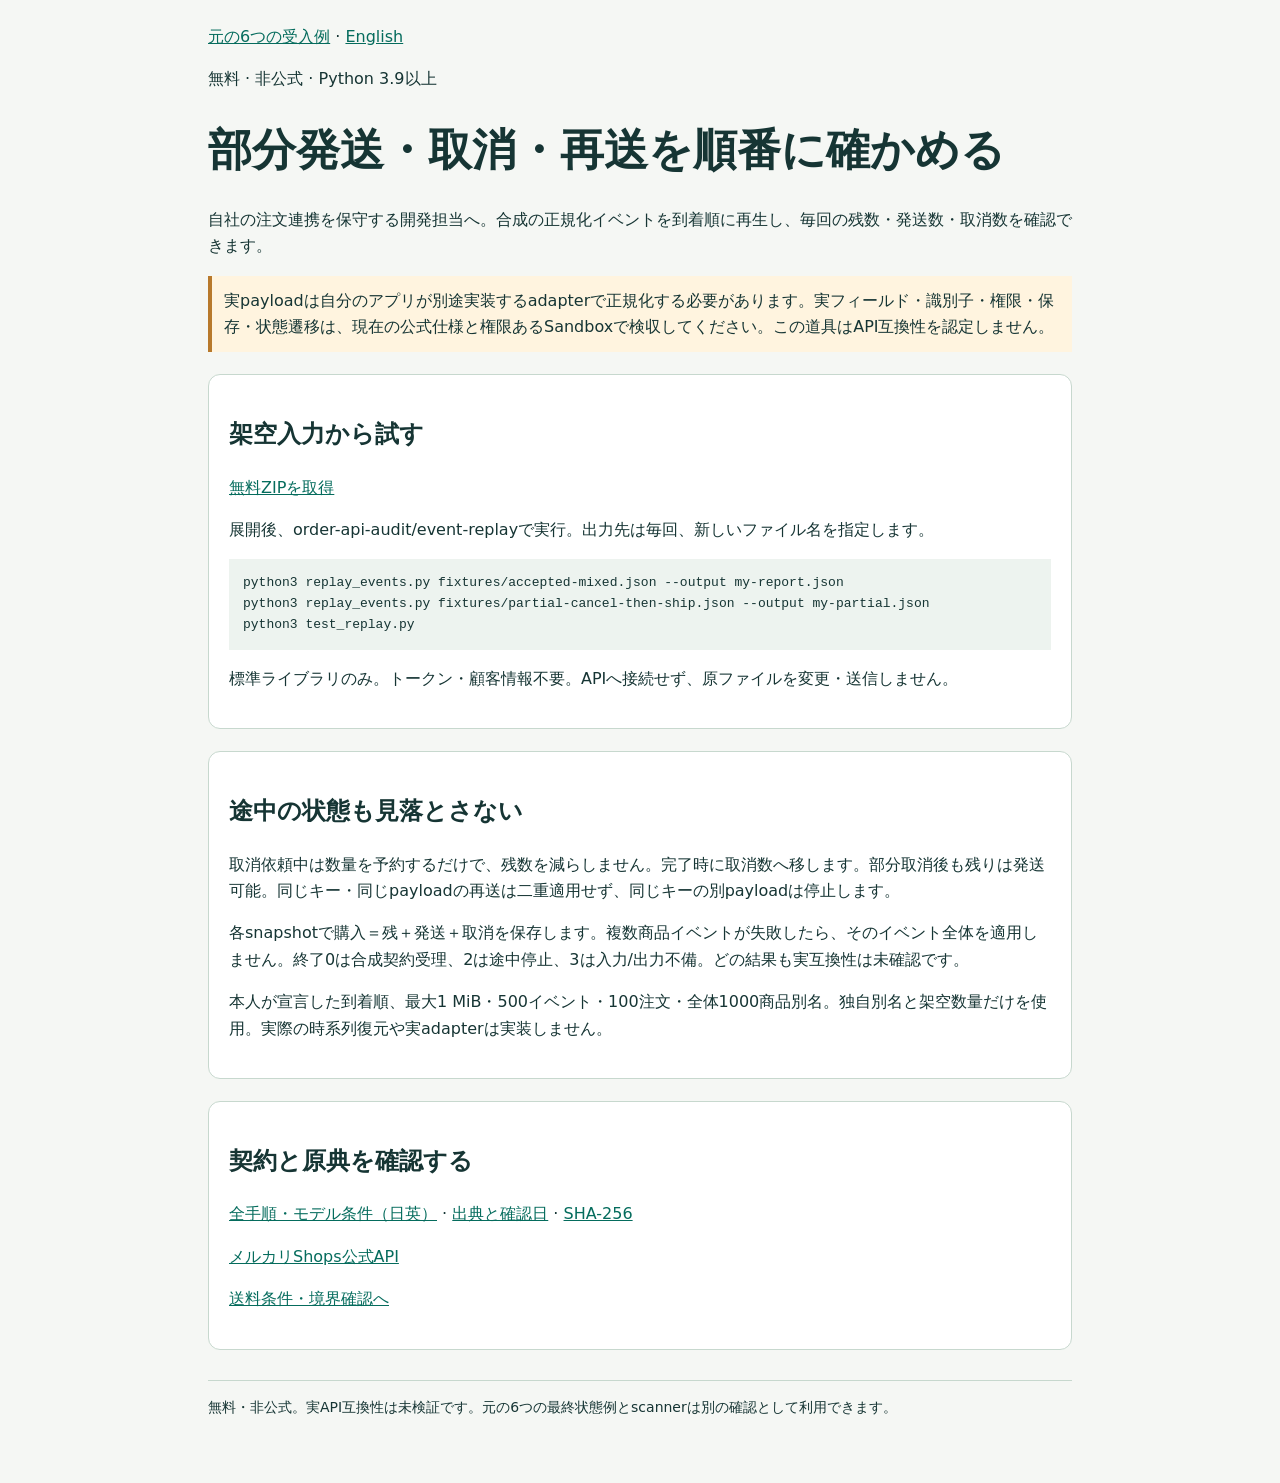
<file: order-api-audit/event-replay/index.html>
<!doctype html><html lang="ja"><head><meta charset="utf-8"><meta name="viewport" content="width=device-width,initial-scale=1"><title>部分発送・取消・再送を順番に確かめる</title><meta name="description" content="自社の注文連携を保守する開発担当へ。合成の正規化イベントを到着順に再生し、毎回の残数・発送数・取消数を確認できます。"><link rel="stylesheet" href="../../shipping-rules/style.css"></head><body><main><nav><a href="../">元の6つの受入例</a> · <a href="english.html">English</a></nav><p>無料 · 非公式 · Python 3.9以上</p><h1>部分発送・取消・再送を順番に確かめる</h1><p>自社の注文連携を保守する開発担当へ。合成の正規化イベントを到着順に再生し、毎回の残数・発送数・取消数を確認できます。</p><p class="note">実payloadは自分のアプリが別途実装するadapterで正規化する必要があります。実フィールド・識別子・権限・保存・状態遷移は、現在の公式仕様と権限あるSandboxで検収してください。この道具はAPI互換性を認定しません。</p><section><h2>架空入力から試す</h2><p><a href="../../shipping-rules/ec-local-contracts-v1.0.0.zip" download>無料ZIPを取得</a></p><p>展開後、order-api-audit/event-replayで実行。出力先は毎回、新しいファイル名を指定します。</p><pre>python3 replay_events.py fixtures/accepted-mixed.json --output my-report.json
python3 replay_events.py fixtures/partial-cancel-then-ship.json --output my-partial.json
python3 test_replay.py</pre><p>標準ライブラリのみ。トークン・顧客情報不要。APIへ接続せず、原ファイルを変更・送信しません。</p></section><section><h2>途中の状態も見落とさない</h2><p>取消依頼中は数量を予約するだけで、残数を減らしません。完了時に取消数へ移します。部分取消後も残りは発送可能。同じキー・同じpayloadの再送は二重適用せず、同じキーの別payloadは停止します。</p><p>各snapshotで購入＝残＋発送＋取消を保存します。複数商品イベントが失敗したら、そのイベント全体を適用しません。終了0は合成契約受理、2は途中停止、3は入力/出力不備。どの結果も実互換性は未確認です。</p><p>本人が宣言した到着順、最大1 MiB・500イベント・100注文・全体1000商品別名。独自別名と架空数量だけを使用。実際の時系列復元や実adapterは実装しません。</p></section><section><h2>契約と原典を確認する</h2><p><a href="README.md">全手順・モデル条件（日英）</a> · <a href="SOURCE_POINTERS.json">出典と確認日</a> · <a href="SHA256SUMS">SHA-256</a></p><p><a href="https://api.mercari-shops.com/docs/index.html">メルカリShops公式API</a></p><p><a href="../../shipping-rules/index.html">送料条件・境界確認へ</a></p></section><footer>無料・非公式。実API互換性は未検証です。元の6つの最終状態例とscannerは別の確認として利用できます。</footer></main></body></html>
</file>
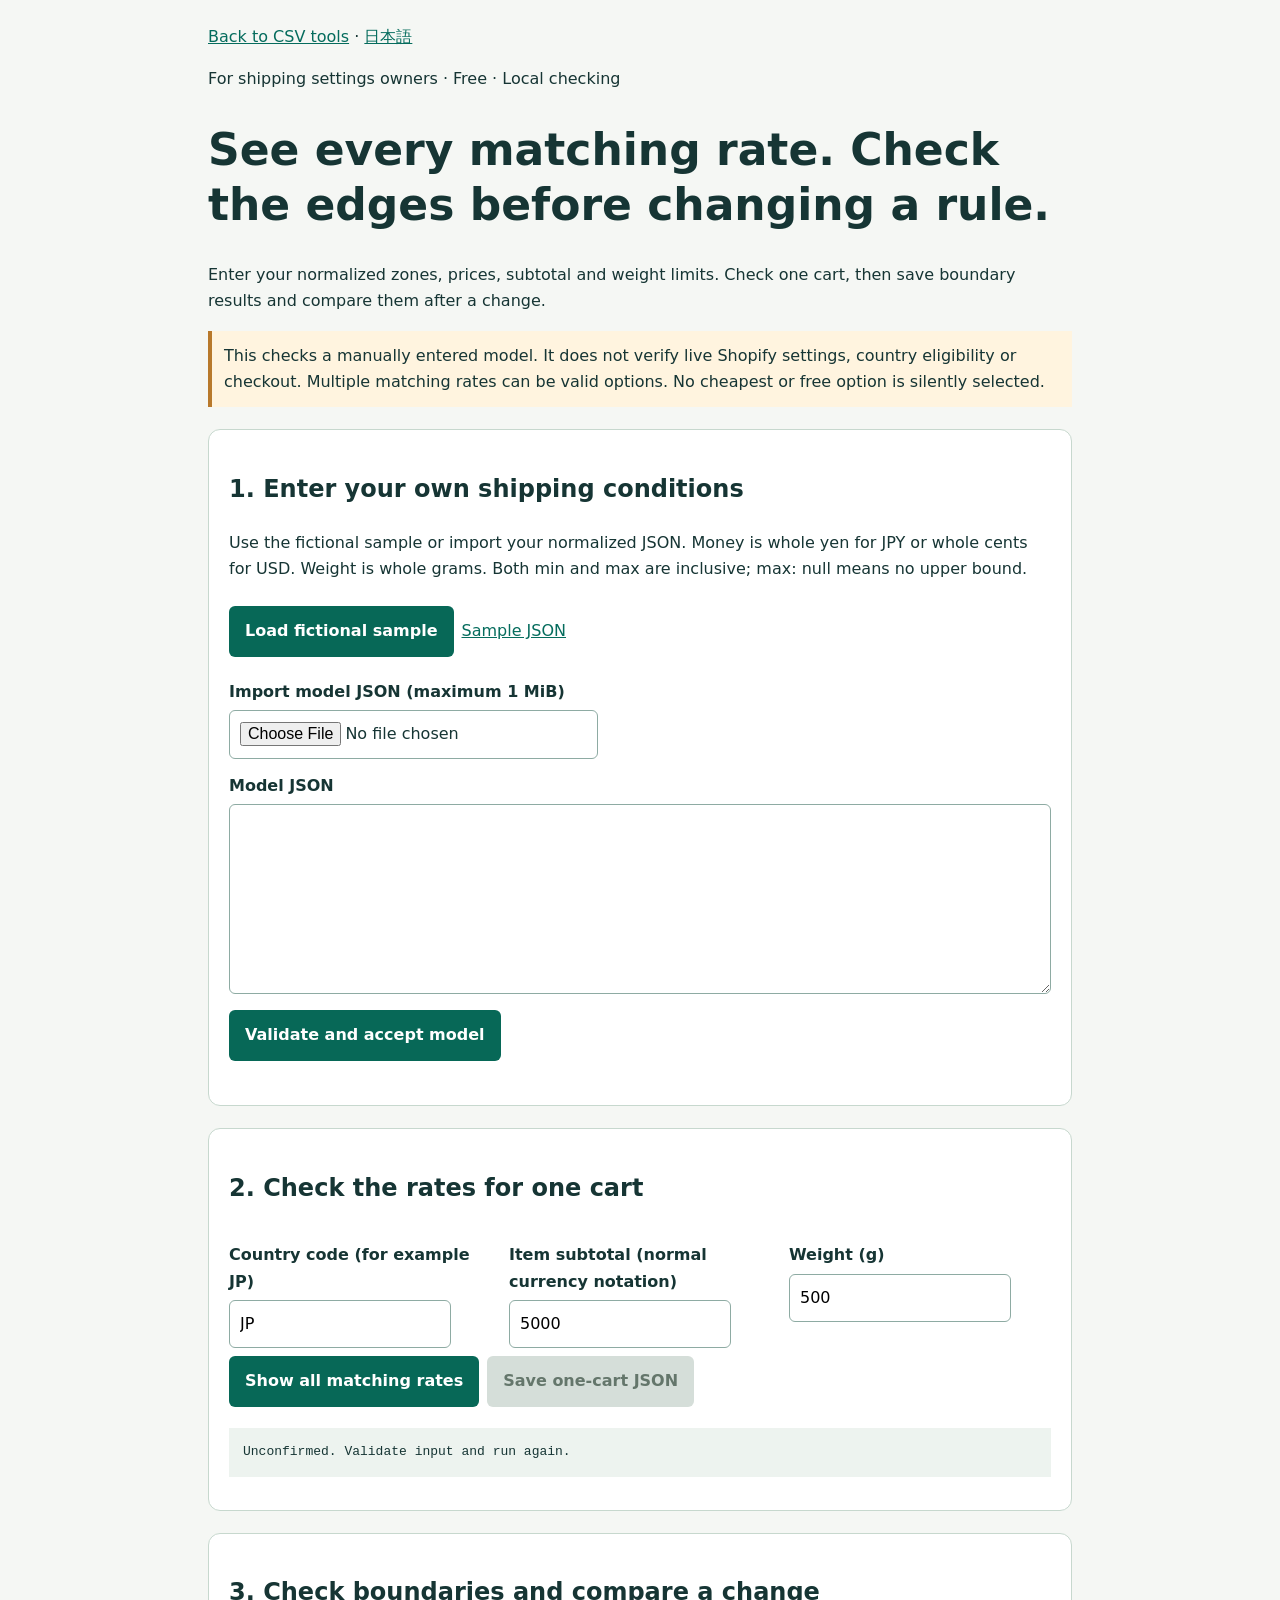
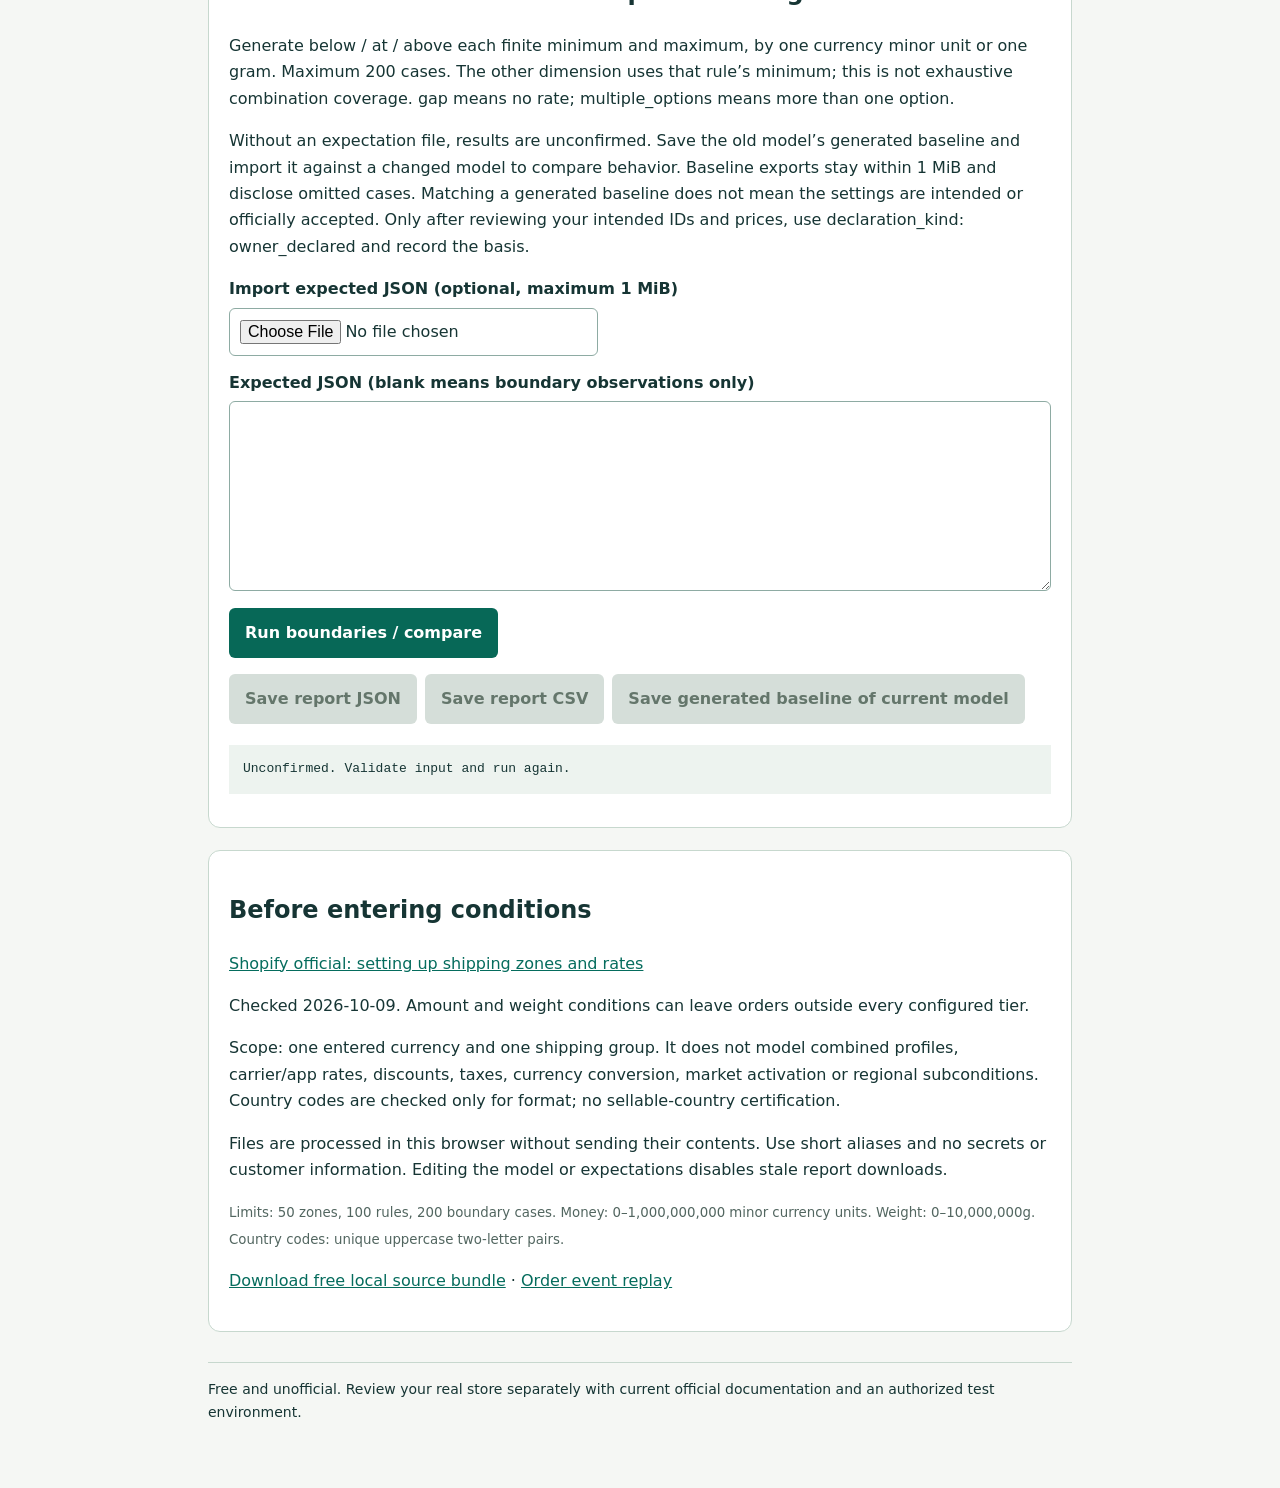
<file: shipping-rules/english.html>
<!doctype html><html lang="en"><head><meta charset="utf-8"><meta name="viewport" content="width=device-width,initial-scale=1"><title>Check your entered shipping rules</title><meta name="description" content="Enter your normalized zones, prices, subtotal and weight limits. Check one cart, then save boundary results and compare them after a change."><link rel="stylesheet" href="style.css"></head><body><main>
<nav><a href="../">Back to CSV tools</a> · <a href="index.html">日本語</a></nav><p>For shipping settings owners · Free · Local checking</p><h1>See every matching rate. Check the edges before changing a rule.</h1><p>Enter your normalized zones, prices, subtotal and weight limits. Check one cart, then save boundary results and compare them after a change.</p><p class="note">This checks a manually entered model. It does not verify live Shopify settings, country eligibility or checkout. Multiple matching rates can be valid options. No cheapest or free option is silently selected.</p>
<section><h2>1. Enter your own shipping conditions</h2><p>Use the fictional sample or import your normalized JSON. Money is whole yen for JPY or whole cents for USD. Weight is whole grams. Both min and max are inclusive; max: null means no upper bound.</p><button id="sample">Load fictional sample</button><a href="sample.json" download>Sample JSON</a><label for="model-file">Import model JSON (maximum 1 MiB)</label><input id="model-file" type="file" accept=".json,application/json"><label for="model">Model JSON</label><textarea id="model" spellcheck="false"></textarea><button id="validate">Validate and accept model</button><p id="model-status" role="status"></p></section>
<section><h2>2. Check the rates for one cart</h2><div class="fields"><div><label for="country">Country code (for example JP)</label><input id="country" value="JP" maxlength="2"></div><div><label for="subtotal">Item subtotal (normal currency notation)</label><input id="subtotal" value="5000" inputmode="decimal"></div><div><label for="weight">Weight (g)</label><input id="weight" value="500" inputmode="numeric"></div></div><button id="check">Show all matching rates</button><button id="save-cart" disabled>Save one-cart JSON</button><pre id="single-output" role="status"></pre></section>
<section><h2>3. Check boundaries and compare a change</h2><p>Generate below / at / above each finite minimum and maximum, by one currency minor unit or one gram. Maximum 200 cases. The other dimension uses that rule’s minimum; this is not exhaustive combination coverage. gap means no rate; multiple_options means more than one option.</p><p>Without an expectation file, results are unconfirmed. Save the old model’s generated baseline and import it against a changed model to compare behavior. Baseline exports stay within 1 MiB and disclose omitted cases. Matching a generated baseline does not mean the settings are intended or officially accepted. Only after reviewing your intended IDs and prices, use declaration_kind: owner_declared and record the basis.</p><label for="expected-file">Import expected JSON (optional, maximum 1 MiB)</label><input id="expected-file" type="file" accept=".json,application/json"><label for="expected">Expected JSON (blank means boundary observations only)</label><textarea id="expected" spellcheck="false"></textarea><button id="batch">Run boundaries / compare</button><div><button id="save-json" disabled>Save report JSON</button><button id="save-csv" disabled>Save report CSV</button><button id="save-baseline" disabled>Save generated baseline of current model</button></div><pre id="batch-output" role="status"></pre></section>
<section><h2>Before entering conditions</h2><p><a href="https://help.shopify.com/en/manual/fulfillment/setup/shipping-rates/setting-up-shipping-rates">Shopify official: setting up shipping zones and rates</a></p><p>Checked 2026-10-09. Amount and weight conditions can leave orders outside every configured tier.</p><p>Scope: one entered currency and one shipping group. It does not model combined profiles, carrier/app rates, discounts, taxes, currency conversion, market activation or regional subconditions. Country codes are checked only for format; no sellable-country certification.</p><p>Files are processed in this browser without sending their contents. Use short aliases and no secrets or customer information. Editing the model or expectations disables stale report downloads.</p><small>Limits: 50 zones, 100 rules, 200 boundary cases. Money: 0–1,000,000,000 minor currency units. Weight: 0–10,000,000g. Country codes: unique uppercase two-letter pairs.</small><p><a href="ec-local-contracts-v1.0.0.zip" download>Download free local source bundle</a> · <a href="../order-api-audit/event-replay/english.html">Order event replay</a></p></section><footer>Free and unofficial. Review your real store separately with current official documentation and an authorized test environment.</footer></main><script src="logic.js"></script><script src="app.js"></script></body></html>
</file>
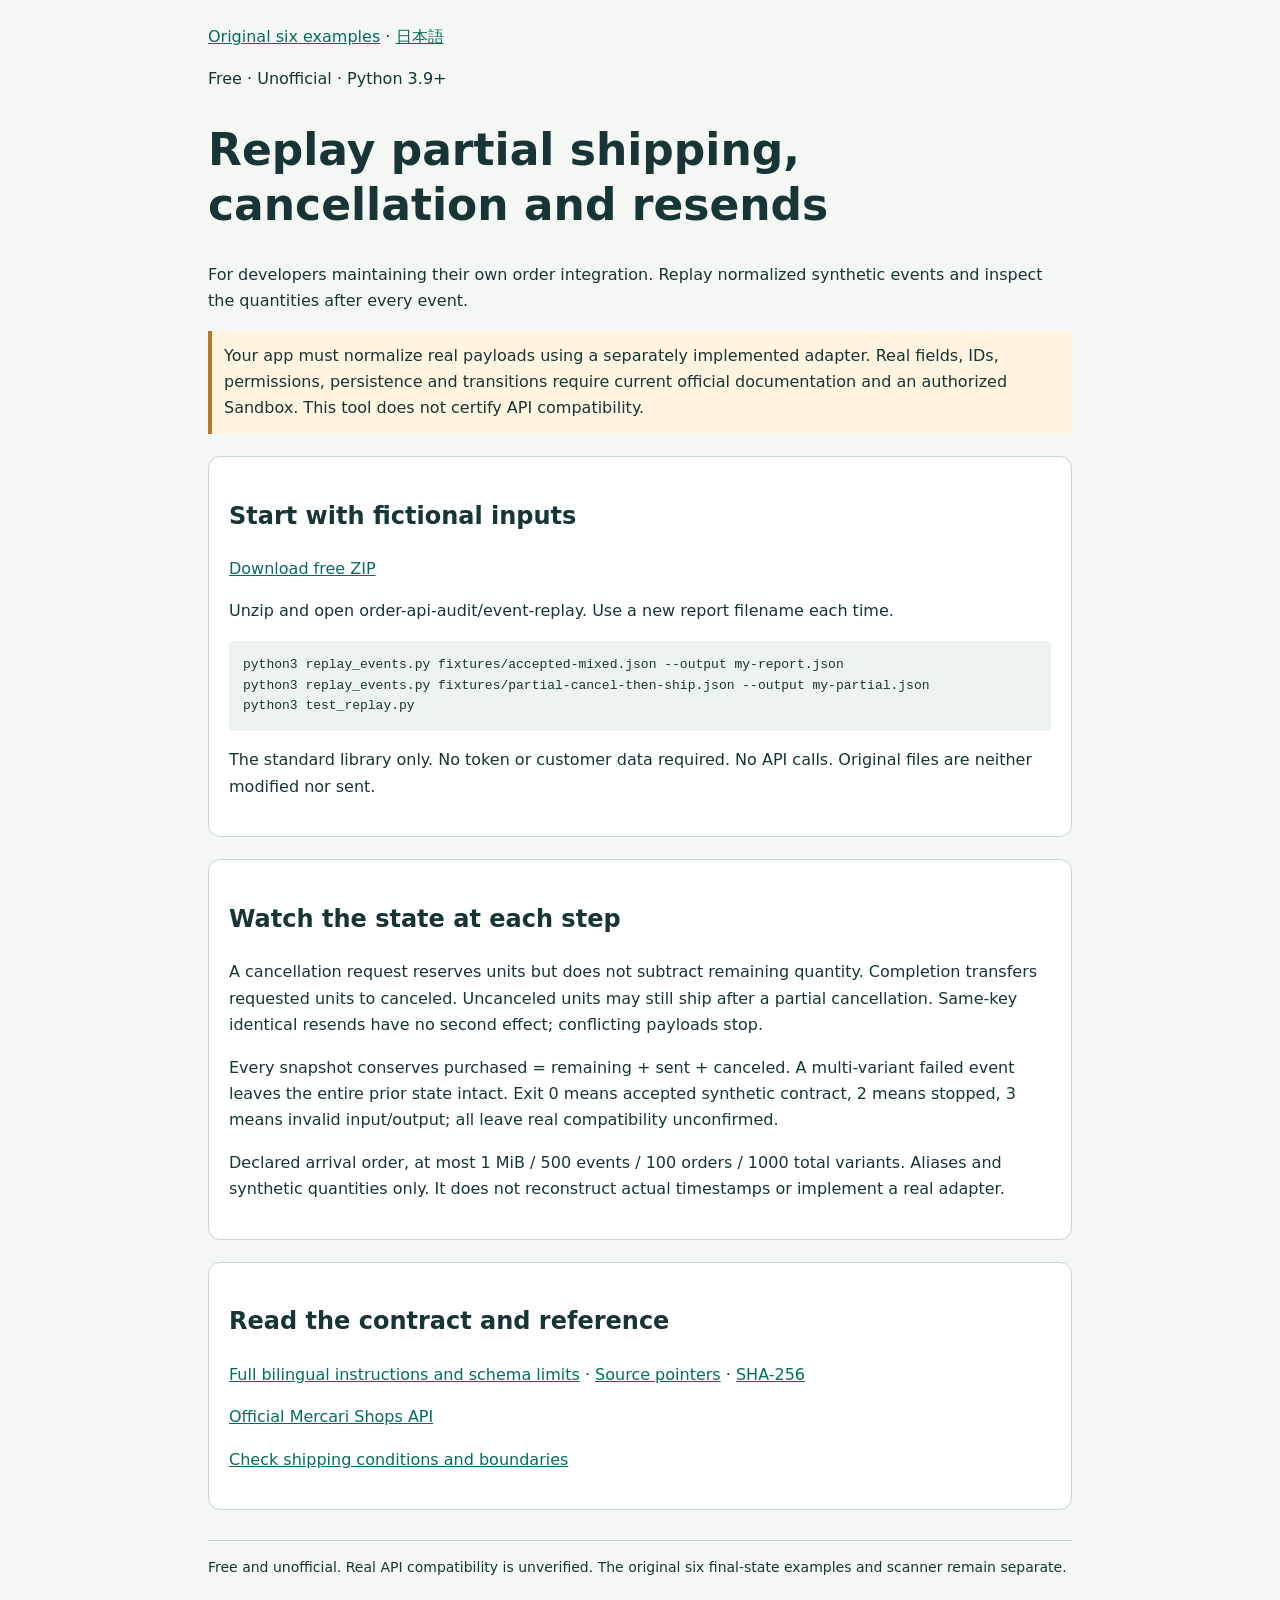
<file: order-api-audit/event-replay/english.html>
<!doctype html><html lang="en"><head><meta charset="utf-8"><meta name="viewport" content="width=device-width,initial-scale=1"><title>Replay partial shipping, cancellation and resends</title><meta name="description" content="For developers maintaining their own order integration. Replay normalized synthetic events and inspect the quantities after every event."><link rel="stylesheet" href="../../shipping-rules/style.css"></head><body><main><nav><a href="../">Original six examples</a> · <a href="index.html">日本語</a></nav><p>Free · Unofficial · Python 3.9+</p><h1>Replay partial shipping, cancellation and resends</h1><p>For developers maintaining their own order integration. Replay normalized synthetic events and inspect the quantities after every event.</p><p class="note">Your app must normalize real payloads using a separately implemented adapter. Real fields, IDs, permissions, persistence and transitions require current official documentation and an authorized Sandbox. This tool does not certify API compatibility.</p><section><h2>Start with fictional inputs</h2><p><a href="../../shipping-rules/ec-local-contracts-v1.0.0.zip" download>Download free ZIP</a></p><p>Unzip and open order-api-audit/event-replay. Use a new report filename each time.</p><pre>python3 replay_events.py fixtures/accepted-mixed.json --output my-report.json
python3 replay_events.py fixtures/partial-cancel-then-ship.json --output my-partial.json
python3 test_replay.py</pre><p>The standard library only. No token or customer data required. No API calls. Original files are neither modified nor sent.</p></section><section><h2>Watch the state at each step</h2><p>A cancellation request reserves units but does not subtract remaining quantity. Completion transfers requested units to canceled. Uncanceled units may still ship after a partial cancellation. Same-key identical resends have no second effect; conflicting payloads stop.</p><p>Every snapshot conserves purchased = remaining + sent + canceled. A multi-variant failed event leaves the entire prior state intact. Exit 0 means accepted synthetic contract, 2 means stopped, 3 means invalid input/output; all leave real compatibility unconfirmed.</p><p>Declared arrival order, at most 1 MiB / 500 events / 100 orders / 1000 total variants. Aliases and synthetic quantities only. It does not reconstruct actual timestamps or implement a real adapter.</p></section><section><h2>Read the contract and reference</h2><p><a href="README.md">Full bilingual instructions and schema limits</a> · <a href="SOURCE_POINTERS.json">Source pointers</a> · <a href="SHA256SUMS">SHA-256</a></p><p><a href="https://api.mercari-shops.com/docs/index.html">Official Mercari Shops API</a></p><p><a href="../../shipping-rules/english.html">Check shipping conditions and boundaries</a></p></section><footer>Free and unofficial. Real API compatibility is unverified. The original six final-state examples and scanner remain separate.</footer></main></body></html>
</file>
<file: shipping-rules/style.css>
:root{font-family:system-ui,-apple-system,sans-serif;background:#f5f7f4;color:#163534;line-height:1.65}*{box-sizing:border-box}body{margin:0}main{max-width:900px;margin:auto;padding:24px 18px 64px}h1{font-size:clamp(28px,6vw,44px);line-height:1.25}h2{font-size:24px}section{background:white;border:1px solid #c7d8ce;border-radius:12px;padding:20px;margin:22px 0}a{color:#056c5d}label{display:block;font-weight:650;margin:14px 0 5px}textarea{width:100%;min-height:190px;font:14px/1.5 ui-monospace,monospace;padding:12px;border:1px solid #8eaba3;border-radius:6px}input{max-width:100%;font:inherit;padding:10px;border:1px solid #8eaba3;border-radius:6px}button{font:inherit;font-weight:650;margin:8px 8px 8px 0;border:0;border-radius:6px;padding:12px 16px;background:#076857;color:white;cursor:pointer}button:disabled{background:#d5ded9;color:#64766b;cursor:default}button:focus-visible,a:focus-visible{outline:3px solid #c77b2c;outline-offset:3px}pre{white-space:pre-wrap;overflow-wrap:anywhere;max-height:500px;overflow:auto;background:#edf3ef;padding:14px;font:13px/1.6 ui-monospace,monospace}.note{padding:12px;border-left:4px solid #b8792b;background:#fff4df}.fields{display:flex;gap:18px;flex-wrap:wrap}.fields>div{flex:1;min-width:170px}small{color:#526660}code{overflow-wrap:anywhere}footer{font-size:14px;border-top:1px solid #c7d8ce;margin-top:30px;padding-top:15px}
</file>
<file: timesale-retry/style.css>
:root{font:17px/1.7 system-ui,sans-serif;color:#183441;background:#f5f7f7}*{box-sizing:border-box}body{margin:0}main{max-width:820px;margin:auto;padding:22px 18px 50px}h1{font-size:clamp(1.7rem,5.6vw,2.65rem);line-height:1.4}h2{font-size:1.25rem}.eyebrow,.muted{color:#4b6069}.lead{font-size:1.12rem}.card{background:#fff;border:1px solid #d1dddf;border-radius:12px;padding:20px;margin:20px 0}.notice{border-left:5px solid #986329;padding:14px;background:#fff3df}label{display:block;font-weight:650;margin:18px 0 8px}input,select{display:block;width:100%;padding:12px;margin-top:8px;font:inherit;border:1px solid #96aab1;border-radius:6px;background:#fff}input{font-size:15px}button{font:inherit;border:0;border-radius:7px;padding:12px 16px;color:#fff;background:#155973;cursor:pointer}.secondary{background:#e8eff1;color:#183441}button:disabled{background:#d2dde0;color:#536b75;cursor:default}.actions{display:flex;flex-wrap:wrap;gap:10px;margin-top:16px}.actions>*{max-width:100%}a{color:#125874;overflow-wrap:anywhere}:focus-visible{outline:3px solid #bd711f;outline-offset:3px}li{margin:8px 0}#result{border-left:5px solid #a35725;overflow-wrap:anywhere}#result[data-pass=true]{border-left-color:#23754c}.muted{font-size:.9rem}[hidden]{display:none!important}@media(max-width:450px){main{padding:16px 13px}.card{padding:15px}.actions button{width:100%}}

.confirm{display:flex;align-items:flex-start;gap:10px;font-weight:500}.confirm input{display:inline-block;width:22px;height:22px;margin:5px 0 0;flex-shrink:0}#maker-preview-result{border-left:4px solid #23754c;padding-left:15px;margin-top:20px}#maker-fields input{width:100%}
</file>
